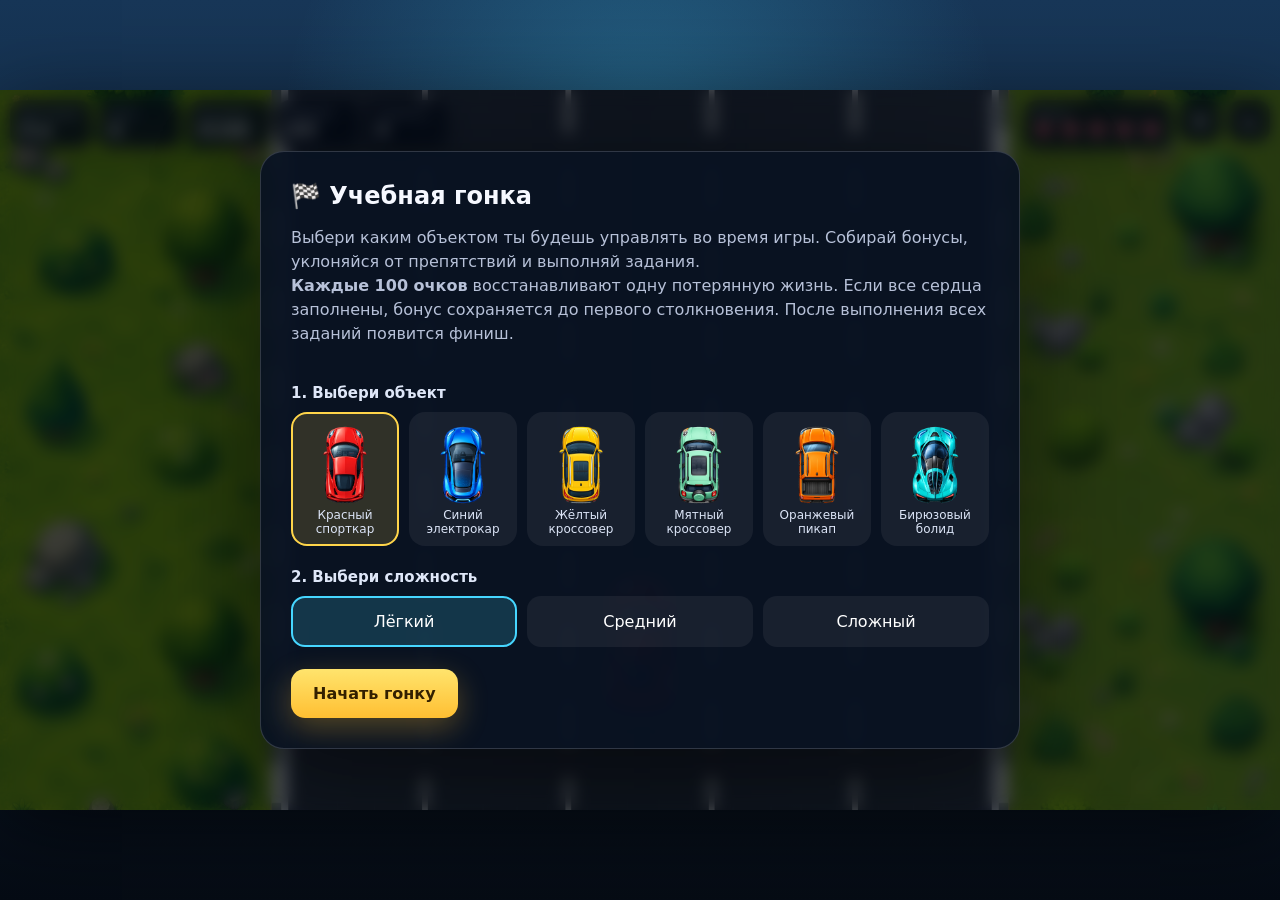
<file: game.html>
<!doctype html>
<!-- Educational Race v34.18 — multiple-answer questions -->
<html lang="ru">
<head>
  <meta charset="utf-8" />
  <meta name="viewport" content="width=device-width,initial-scale=1,viewport-fit=cover,user-scalable=no" />
  <title>Учебная гонка</title>
  <link rel="preconnect" href="https://shkatulka-games-default-rtdb.firebaseio.com" crossorigin />
  <link rel="dns-prefetch" href="//shkatulka-games-default-rtdb.firebaseio.com" />
  <style>
    :root {
      color-scheme: dark;
      --panel: rgba(9, 19, 35, .93);
      --panel-soft: rgba(14, 28, 47, .88);
      --hud-bg: rgba(6, 15, 28, .84);
      --overlay-bg: rgba(3, 8, 15, .60);
      --selected-bg: rgba(255, 213, 74, .16);
      --app-top: #10243f;
      --app-bottom: #050b14;
      --button-top: #ffe46d;
      --button-bottom: #ffbf32;
      --button-text: #332000;
      --accent-shadow: rgba(255,188,45,.30);
      --line: rgba(255,255,255,.15);
      --accent: #ffd54a;
      --accent-2: #46d6ff;
      --success: #5ce18a;
      --danger: #ff5d6c;
      --text: #f6f8ff;
      --muted: #b7c1d8;
      --quiz-neon: #46d6ff;
      --question-plate: #101b31;
      --quiz-panel-bg: rgba(6, 10, 18, .97);
    }

    * { box-sizing: border-box; }
    html, body {
      margin: 0;
      width: 100%;
      height: 100%;
      overflow: hidden;
      background: #07101e;
      font-family: Inter, system-ui, -apple-system, BlinkMacSystemFont, "Segoe UI", sans-serif;
    }
    button, input, textarea, select { font: inherit; }
    button { -webkit-tap-highlight-color: transparent; }

    #app {
      width: 100vw;
      height: 100vh;
      display: grid;
      place-items: center;
      background:
        radial-gradient(circle at 50% 15%, color-mix(in srgb, var(--accent-2) 28%, transparent), transparent 36%),
        linear-gradient(180deg, var(--app-top), var(--app-bottom));
    }

    #stage {
      position: relative;
      overflow: hidden;
      width: min(100vw, calc(100vh * 16 / 9));
      height: min(100vh, calc(100vw * 9 / 16));
      background: #222c38;
      box-shadow: 0 20px 80px rgba(0,0,0,.55);
      isolation: isolate;
      touch-action: none;
    }

    @media (orientation: portrait) {
      #stage { width: 100vw; height: 100vh; }
    }

    canvas {
      position: absolute;
      inset: 0;
      width: 100%;
      height: 100%;
      display: block;
    }

    .hud {
      position: absolute;
      z-index: 15;
      top: max(10px, env(safe-area-inset-top));
      left: 10px;
      right: 10px;
      display: flex;
      align-items: flex-start;
      justify-content: space-between;
      gap: 8px;
      pointer-events: none;
    }

    .hud-group {
      display: flex;
      gap: 7px;
      flex-wrap: wrap;
      align-items: flex-start;
    }

    .pill {
      min-width: 82px;
      padding: 7px 10px;
      border: 1px solid var(--line);
      border-radius: 13px;
      background: var(--hud-bg);
      backdrop-filter: blur(10px);
      box-shadow: 0 8px 24px rgba(0,0,0,.22);
    }

    .pill small {
      display: block;
      color: var(--muted);
      font-size: 10px;
      line-height: 1.1;
    }

    .pill strong {
      display: block;
      color: white;
      font-size: 16px;
      margin-top: 2px;
      white-space: nowrap;
    }

    .lives-pill { min-width: 144px; }
    #livesValue {
      color: #ff6680;
      letter-spacing: 1px;
      font-size: 20px;
      line-height: 1;
    }

    .icon-btn {
      pointer-events: auto;
      width: 42px;
      height: 42px;
      border: 1px solid var(--line);
      border-radius: 13px;
      color: white;
      background: var(--hud-bg);
      cursor: pointer;
      font-size: 20px;
    }

    .icon-btn:hover { background: rgba(20, 42, 70, .95); }

    .overlay {
      position: absolute;
      z-index: 30;
      inset: 0;
      display: grid;
      place-items: center;
      padding: 18px;
      background: var(--overlay-bg);
      backdrop-filter: blur(8px);
    }

    .overlay.hidden { display: none; }

    .panel {
      width: min(760px, 100%);
      max-height: calc(100vh - 36px);
      overflow: auto;
      padding: clamp(18px, 3vw, 30px);
      border: 1px solid rgba(255,255,255,.16);
      border-radius: 24px;
      background: var(--panel);
      color: var(--text);
      box-shadow: 0 30px 100px rgba(0,0,0,.5);
    }

    .panel h1, .panel h2 { margin: 0 0 10px; }
    .panel p { color: var(--muted); line-height: 1.5; }
    .menu-grid { display: grid; gap: 22px; }
    .section-title { margin: 0 0 10px; font-size: 15px; color: #dfe7f8; }

    .car-grid {
      display: grid;
      grid-template-columns: repeat(6, minmax(80px, 1fr));
      gap: 10px;
    }

    @media (max-width: 740px) {
      .car-grid { grid-template-columns: repeat(3, 1fr); }
      .pill { min-width: 72px; padding: 6px 8px; }
      .pill strong { font-size: 14px; }
      .lives-pill { min-width: 125px; }
    }

    .car-card {
      position: relative;
      border: 2px solid transparent;
      border-radius: 16px;
      background: rgba(255,255,255,.06);
      min-height: 126px;
      padding: 8px;
      color: white;
      cursor: pointer;
      transition: transform .15s ease, border-color .15s ease, background .15s ease;
    }

    .car-card.selected {
      border-color: var(--accent);
      background: var(--selected-bg);
    }

    .car-card:hover {
      transform: translateY(-2px);
      background: rgba(255,255,255,.1);
    }

    .car-card img {
      width: 100%;
      height: 86px;
      object-fit: contain;
      display: block;
    }

    .car-card span {
      display: block;
      font-size: 12px;
      text-align: center;
      color: #dce5f7;
    }

    .difficulty-row {
      display: grid;
      grid-template-columns: repeat(3, 1fr);
      gap: 10px;
    }

    .difficulty-btn {
      padding: 14px 10px;
      border: 2px solid transparent;
      border-radius: 14px;
      background: rgba(255,255,255,.06);
      color: white;
      cursor: pointer;
    }

    .difficulty-btn.selected {
      border-color: var(--accent-2);
      background: color-mix(in srgb, var(--accent-2) 18%, transparent);
    }

    .difficulty-btn small {
      display: block;
      margin-top: 4px;
      color: var(--muted);
    }

    .primary-btn, .secondary-btn, .answer-btn {
      border: 0;
      border-radius: 14px;
      cursor: pointer;
      font-weight: 800;
    }

    .primary-btn {
      padding: 15px 22px;
      background: linear-gradient(180deg, var(--button-top), var(--button-bottom));
      color: var(--button-text);
      box-shadow: 0 10px 30px var(--accent-shadow);
    }

    .primary-btn:hover { filter: brightness(1.05); }

    .secondary-btn {
      padding: 13px 18px;
      background: var(--panel-soft);
      color: white;
      border: 1px solid var(--line);
    }

    .menu-actions {
      display: flex;
      gap: 10px;
      flex-wrap: wrap;
    }

    #countdown {
      position: absolute;
      z-index: 22;
      inset: 0;
      display: none;
      place-items: center;
      pointer-events: none;
      font-size: clamp(80px, 20vw, 220px);
      font-weight: 1000;
      color: white;
      text-shadow: 0 8px 40px rgba(0,0,0,.55), 0 0 20px rgba(255,214,74,.35);
    }

    #countdown.show { display: grid; }

    #toast {
      position: absolute;
      z-index: 45;
      left: 50%;
      top: 92px;
      transform: translate(-50%, -12px);
      padding: 9px 16px;
      border-radius: 999px;
      background: var(--panel-soft);
      border: 1px solid rgba(255,255,255,.18);
      color: white;
      font-weight: 900;
      opacity: 0;
      pointer-events: none;
      transition: .2s ease;
      white-space: nowrap;
    }

    #toast.show {
      opacity: 1;
      transform: translate(-50%, 0);
    }

    #quizOverlay {
      overflow: hidden;
      background:
        radial-gradient(circle at 50% 50%, color-mix(in srgb, var(--quiz-neon) 12%, transparent), transparent 28%),
        radial-gradient(circle at 50% 50%, rgba(126, 92, 255, .12), transparent 52%),
        linear-gradient(180deg, rgba(8, 14, 28, .68), rgba(3, 8, 15, .84));
      backdrop-filter: blur(14px) saturate(120%);
    }

    #quizOverlay::before,
    #quizOverlay::after {
      content: "";
      position: absolute;
      inset: 0;
      pointer-events: none;
    }

    #quizOverlay::before {
      background:
        radial-gradient(circle at 50% 50%, color-mix(in srgb, var(--quiz-neon) 18%, transparent), transparent 20%),
        radial-gradient(circle at 18% 20%, rgba(255,255,255,.08), transparent 16%),
        radial-gradient(circle at 82% 78%, rgba(255,255,255,.06), transparent 18%),
        radial-gradient(circle at 50% 50%, transparent 0 38%, rgba(8, 14, 28, .14) 60%, transparent 100%);
      opacity: .95;
    }

    #quizOverlay::after {
      background: radial-gradient(circle at 50% 50%, transparent 28%, rgba(4,7,14,.24) 60%, rgba(2,5,10,.68) 100%);
    }

    .quiz-workspace {
      position: relative;
      z-index: 1;
      width: min(1180px, 100%);
      max-height: calc(100vh - 36px);
      display: flex;
      align-items: stretch;
      justify-content: center;
      gap: 14px;
    }

    #quizPanel {
      position: relative;
      width: min(620px, 100%);
      flex: 0 1 620px;
      border: 2px solid rgba(255,255,255,.16);
      background:
        linear-gradient(180deg, rgba(12, 20, 35, .96), rgba(6, 12, 22, .98)),
        radial-gradient(circle at 50% 0, rgba(255,255,255,.06), transparent 42%),
        var(--quiz-panel-bg);
      box-shadow: 0 26px 90px rgba(0,0,0,.56);
      backdrop-filter: blur(14px) saturate(118%);
      transition: border-color .2s ease, box-shadow .2s ease, transform .2s ease;
      isolation: isolate;
    }

    #quizPanel::before {
      content: "";
      position: absolute;
      inset: 12px;
      border-radius: 18px;
      pointer-events: none;
      background: linear-gradient(180deg, rgba(255,255,255,.06), rgba(255,255,255,0));
      opacity: .7;
      z-index: -1;
    }

    #quizPanel.quiz-neon {
      border-color: color-mix(in srgb, var(--quiz-neon) 78%, white 8%);
      box-shadow:
        0 0 0 1px color-mix(in srgb, var(--quiz-neon) 34%, transparent),
        0 0 22px color-mix(in srgb, var(--quiz-neon) 36%, transparent),
        0 0 58px color-mix(in srgb, var(--quiz-neon) 16%, transparent),
        0 30px 95px rgba(0,0,0,.62);
    }

    .quiz-top-row {
      display: flex;
      align-items: center;
      justify-content: space-between;
      gap: 12px;
    }

    .scratch-toggle {
      width: 46px;
      height: 46px;
      flex: 0 0 auto;
      border: 2px solid var(--accent);
      border-radius: 14px;
      background: var(--panel-soft);
      color: white;
      cursor: pointer;
      font-size: 22px;
      box-shadow: 0 6px 18px rgba(0,0,0,.25);
    }

    .scratch-toggle.active {
      background: var(--accent);
      color: #201700;
    }

    .scratch-panel {
      display: none;
      width: min(470px, 43vw);
      min-width: 310px;
      min-height: 430px;
      overflow: hidden;
      border-radius: 22px;
      border: 3px solid var(--accent-2);
      background: #ffffff;
      color: #1e293b;
      box-shadow: 0 30px 100px rgba(0,0,0,.5);
      flex-direction: column;
    }

    .scratch-panel.open { display: flex; }

    .scratch-head {
      display: flex;
      align-items: center;
      justify-content: space-between;
      gap: 8px;
      padding: 10px 12px;
      background: #f4f7fb;
      border-bottom: 1px solid #d7deea;
      flex-wrap: wrap;
    }

    .scratch-title { font-weight: 950; font-size: 17px; }
    .scratch-controls { display: flex; align-items: center; gap: 7px; flex-wrap: wrap; }
    .scratch-controls label { display: flex; align-items: center; gap: 5px; font-size: 11px; font-weight: 800; color: #475569; }
    .scratch-controls input[type="color"] { width: 34px; height: 30px; padding: 2px; border: 1px solid #bac5d4; border-radius: 8px; background: white; }
    .scratch-controls input[type="range"] { width: 72px; }
    .scratch-tool {
      min-width: 34px;
      height: 32px;
      border: 1px solid #bac5d4;
      border-radius: 9px;
      background: white;
      color: #1f2937;
      cursor: pointer;
      font-weight: 900;
    }
    .scratch-tool.active { background: #dbeafe; border-color: #3b82f6; }
    .scratch-close { background: #fee2e2; border-color: #fca5a5; }

    .scratch-body {
      position: relative;
      flex: 1;
      min-height: 340px;
      overflow: hidden;
      background-color: #fff;
      background-image:
        linear-gradient(#dbe4ef 1px, transparent 1px),
        linear-gradient(90deg, #dbe4ef 1px, transparent 1px);
      background-size: 28px 28px;
      cursor: crosshair;
      touch-action: none;
    }

    #scratchCanvas {
      position: absolute;
      inset: 0;
      width: 100%;
      height: 100%;
      display: block;
      touch-action: none;
    }

    @media (max-width: 860px), (orientation: portrait) {
      #quizOverlay { overflow-y: auto; align-items: start; }
      .quiz-workspace { flex-direction: column; max-height: none; align-items: center; }
      #quizPanel { flex-basis: auto; }
      .scratch-panel { width: min(620px, 100%); min-width: 0; min-height: 360px; }
      .scratch-body { min-height: 280px; }
    }

    #quizQuestion {
      font-size: clamp(25px, 5vw, 42px);
      line-height: 1.2;
      margin: 18px 0;
      padding: 16px 18px;
      border-radius: 16px;
      background: var(--question-plate);
      border: 1px solid rgba(255,255,255,.16);
      box-shadow: inset 0 1px 0 rgba(255,255,255,.07), 0 10px 28px rgba(0,0,0,.22);
      overflow-wrap: anywhere;
    }
    #quizMedia { text-align:center; margin: 8px 0 14px; }
    #quizMedia img { display:block; max-width:min(420px, 92%); max-height:230px; object-fit:contain; margin:0 auto 10px; border-radius:16px; }
    #quizMedia audio { width:min(460px, 94%); }
    #answers { display: grid; gap: 10px; }

    .answer-btn {
      padding: 15px;
      text-align: left;
      background: rgba(255,255,255,.08);
      color: white;
      border: 1px solid var(--line);
    }

    .answer-btn:hover { background: rgba(255,255,255,.14); }

    .answer-btn.selected {
      border-color: var(--accent-2);
      background: color-mix(in srgb, var(--accent-2) 22%, rgba(255,255,255,.08));
      box-shadow: 0 0 0 2px color-mix(in srgb, var(--accent-2) 18%, transparent) inset;
    }

    #multiAnswerWrap {
      display: none;
      align-items: center;
      justify-content: space-between;
      gap: 10px;
      margin-top: 12px;
      flex-wrap: wrap;
    }

    #multiAnswerHint {
      flex: 1 1 260px;
      color: var(--muted);
      font-size: 13px;
      line-height: 1.35;
    }

    #multiAnswerButton { flex: 0 0 auto; }

    .answer-btn.wrong {
      animation: shake .28s linear;
      border-color: var(--danger);
      background: rgba(255,93,108,.16);
    }

    #quizMessage { min-height: 26px; margin-top: 10px; color: var(--muted); }
    #quizMessage.ok { color: var(--success); }
    #quizMessage.bad { color: #ff9aa4; }

    @keyframes shake {
      25% { transform: translateX(-6px); }
      50% { transform: translateX(6px); }
      75% { transform: translateX(-4px); }
    }

    .touch-controls {
      position: absolute;
      z-index: 18;
      left: 14px;
      right: 14px;
      bottom: max(14px, env(safe-area-inset-bottom));
      display: none;
      justify-content: space-between;
      pointer-events: none;
    }

    .touch-controls button {
      pointer-events: auto;
      width: 78px;
      height: 64px;
      border: 1px solid rgba(255,255,255,.22);
      border-radius: 20px;
      background: rgba(8,19,34,.68);
      color: white;
      font-size: 30px;
      backdrop-filter: blur(8px);
    }

    @media (pointer: coarse), (max-width: 900px) {
      .touch-controls { display: flex; }
    }

    .editor-grid {
      display: grid;
      grid-template-columns: 1fr 1fr;
      gap: 14px;
    }

    @media (max-width: 720px) {
      .editor-grid { grid-template-columns: 1fr; }
    }

    label { color: #d9e4f7; font-size: 13px; }

    input, select, textarea {
      width: 100%;
      margin-top: 6px;
      color: white;
      background: rgba(255,255,255,.07);
      border: 1px solid var(--line);
      border-radius: 12px;
      padding: 10px 12px;
      outline: none;
    }

    textarea {
      min-height: 290px;
      resize: vertical;
      font-family: ui-monospace, SFMono-Regular, Menlo, Consolas, monospace;
      font-size: 12px;
      line-height: 1.5;
    }

    .editor-actions {
      display: flex;
      gap: 10px;
      margin-top: 14px;
      flex-wrap: wrap;
    }

    .hint { font-size: 12px; color: var(--muted); }

    .result-panel {
      max-width: 470px;
      text-align: center;
    }

    .result-icon {
      font-size: 62px;
      line-height: 1;
      margin-bottom: 12px;
    }

    .result-score {
      display: grid;
      grid-template-columns: repeat(3, 1fr);
      gap: 8px;
      margin: 18px 0;
    }

    .result-score div {
      padding: 12px 8px;
      border: 1px solid var(--line);
      border-radius: 14px;
      background: rgba(255,255,255,.06);
    }

    .result-score small { display: block; color: var(--muted); }
    .result-score strong { display: block; margin-top: 4px; font-size: 20px; }

    #loading {
      position: absolute;
      z-index: 100;
      inset: 0;
      display: grid;
      place-items: center;
      background: #07101e;
      color: white;
      text-align: center;
    }

    .spinner {
      width: 44px;
      height: 44px;
      border: 4px solid rgba(255,255,255,.15);
      border-top-color: var(--accent);
      border-radius: 50%;
      animation: spin .8s linear infinite;
    }

    @keyframes spin { to { transform: rotate(360deg); } }
  </style>
</head>
<body>
<div id="app">
  <main id="stage" aria-label="Учебная гоночная игра">
    <canvas id="gameCanvas"></canvas>

    <div class="hud" id="hud">
      <div class="hud-group">
        <div class="pill"><small>Дистанция</small><strong id="distanceValue">0 м</strong></div>
        <div class="pill"><small>Очки</small><strong id="scoreValue">0</strong></div>
        <div class="pill"><small>До жизни</small><strong id="lifeProgressValue">0/100</strong></div>
        <div class="pill"><small>Задания</small><strong id="tasksValue">0/0</strong></div>
        <div class="pill"><small>Скорость</small><strong id="speedValue">0</strong></div>
      </div>
      <div class="hud-group">
        <div class="pill lives-pill"><small>Жизни</small><strong id="livesValue">♥ ♥ ♥ ♥ ♥</strong></div>
        <button class="icon-btn" id="pauseButton" type="button" title="Пауза" aria-label="Пауза">⏸</button>
        <button class="icon-btn" id="homeButton" type="button" title="В меню" aria-label="В меню">⌂</button>
      </div>
    </div>

    <div id="toast"></div>
    <div id="countdown">3</div>

    <div class="touch-controls">
      <button id="leftButton" aria-label="Влево">◀</button>
      <button id="rightButton" aria-label="Вправо">▶</button>
    </div>

    <section class="overlay" id="menuOverlay">
      <div class="panel">
        <div class="menu-grid">
          <div>
            <h1 id="gameTitle">🏁 Учебная гонка</h1>
            <p id="gameInstruction">Выбери каким объектом ты будешь управлять во время игры. Собирай бонусы, уклоняйся от препятствий и выполняй задания. Каждые <b><span id="lifeRulePoints">100</span> очков</b> восстанавливают одну потерянную жизнь. Если все сердца заполнены, бонус сохраняется до первого столкновения. После выполнения всех заданий появится финиш.</p>
          </div>

          <div>
            <h3 class="section-title">1. Выбери объект</h3>
            <div class="car-grid" id="carGrid"></div>
          </div>

          <div id="difficultySection">
            <h3 class="section-title">2. Выбери сложность</h3>
            <div class="difficulty-row" id="difficultyRow">
              <button class="difficulty-btn selected" data-level="easy">Лёгкий</button>
              <button class="difficulty-btn" data-level="medium">Средний</button>
              <button class="difficulty-btn" data-level="hard">Сложный</button>
            </div>
          </div>

          <div class="menu-actions">
            <button class="primary-btn" id="startButton">Начать гонку</button>
          </div>
        </div>
      </div>
    </section>

    <section class="overlay hidden" id="quizOverlay">
      <div class="quiz-workspace" id="quizWorkspace">
        <div class="panel" id="quizPanel">
          <div class="quiz-top-row">
            <div class="hint" id="quizLevel">Задание</div>
            <button class="scratch-toggle" id="scratchToggle" type="button" title="Открыть черновик">✏️</button>
          </div>
          <h2 id="quizQuestion">Вопрос</h2>
          <div id="quizMedia"></div>
          <div id="answers"></div>
          <div id="textAnswerWrap" class="hidden" style="display:none;gap:10px;grid-template-columns:1fr auto;margin-top:10px">
            <input id="textAnswerInput" type="text" autocomplete="off" placeholder="Введите ответ" />
            <button class="primary-btn" id="textAnswerButton" type="button">Ответить</button>
          </div>
          <div id="multiAnswerWrap">
            <div id="multiAnswerHint">Выбери несколько ответов и нажми «Ответить».</div>
            <button class="primary-btn" id="multiAnswerButton" type="button">Ответить</button>
          </div>
          <div id="quizMessage"></div>
        </div>

        <aside class="scratch-panel" id="scratchPanel" aria-hidden="true">
          <div class="scratch-head">
            <div class="scratch-title">✏️ Черновик</div>
            <div class="scratch-controls">
              <label title="Цвет линии">Цвет <input id="scratchColor" type="color" value="#172554" /></label>
              <label title="Толщина линии">Толщина <input id="scratchSize" type="range" min="2" max="24" value="5" /></label>
              <button class="scratch-tool" id="scratchEraser" type="button" title="Ластик">Ластик</button>
              <button class="scratch-tool" id="scratchClear" type="button" title="Очистить черновик">Очистить</button>
              <button class="scratch-tool scratch-close" id="scratchClose" type="button" title="Закрыть черновик">✕</button>
            </div>
          </div>
          <div class="scratch-body" id="scratchBody"><canvas id="scratchCanvas"></canvas></div>
        </aside>
      </div>
    </section>

    <section class="overlay hidden" id="pauseOverlay">
      <div class="panel result-panel">
        <h2>Пауза</h2>
        <p>Гонка остановлена.</p>
        <button class="primary-btn" id="resumeButton">Продолжить</button>
      </div>
    </section>

    <section class="overlay hidden" id="winOverlay">
      <div class="panel result-panel">
        <div class="result-icon">🏆</div>
        <h2>Финиш!</h2>
        <p>Все задания выполнены. Гонка завершена.</p>
        <div class="result-score">
          <div><small>Очки</small><strong id="winScore">0</strong></div>
          <div><small>Дистанция</small><strong id="winDistance">0 м</strong></div>
          <div><small>Жизни</small><strong id="winLives">0</strong></div>
        </div>
        <div class="menu-actions" style="justify-content:center">
          <button class="primary-btn" id="winRestartButton">Ещё раз</button>
          <button class="secondary-btn" id="winHomeButton">В меню</button>
        </div>
      </div>
    </section>

    <section class="overlay hidden" id="gameOverOverlay">
      <div class="panel result-panel">
        <div class="result-icon">💥</div>
        <h2>Жизни закончились</h2>
        <p>До финиша добраться не удалось. Начни гонку заново.</p>
        <div class="result-score">
          <div><small>Очки</small><strong id="loseScore">0</strong></div>
          <div><small>Задания</small><strong id="loseTasks">0/0</strong></div>
          <div><small>Дистанция</small><strong id="loseDistance">0 м</strong></div>
        </div>
        <div class="menu-actions" style="justify-content:center">
          <button class="primary-btn" id="loseRestartButton">Начать сначала</button>
          <button class="secondary-btn" id="loseHomeButton">В меню</button>
        </div>
      </div>
    </section>


    <div id="loading"><div><div class="spinner" aria-label="Загрузка"></div><div style="margin-top:14px;font-weight:800;color:#dce5f7">Загрузка игры…</div></div></div>
  </main>
</div>

<script>
(async () => {
  'use strict';

  // При скачивании HTML редактор заменяет null на встроенные настройки.
  const EMBEDDED_CONFIG = null;

  function decodeGameConfig(value) {
    if (!value) return null;
    try {
      const normalized = value.replace(/-/g, '+').replace(/_/g, '/');
      const padded = normalized + '='.repeat((4 - normalized.length % 4) % 4);
      const bytes = Uint8Array.from(atob(padded), char => char.charCodeAt(0));
      return JSON.parse(new TextDecoder().decode(bytes));
    } catch (error) {
      console.warn('Не удалось прочитать настройки игры', error);
      return null;
    }
  }

  const FIREBASE_DATABASE_URL = 'https://shkatulka-games-default-rtdb.firebaseio.com';
  const FIREBASE_CONFIG = {
    apiKey: 'AIzaSyCgdd6XECishFQr8at6csp-pVeLsruDfK4',
    authDomain: 'shkatulka-games.firebaseapp.com',
    databaseURL: FIREBASE_DATABASE_URL,
    projectId: 'shkatulka-games',
    storageBucket: 'shkatulka-games.firebasestorage.app',
    messagingSenderId: '1090190974514',
    appId: '1:1090190974514:web:b4e017ec633d6c9057262b'
  };
  const SHARED_MEDIA_PREFIX = '@shared:';
  const IS_EMBEDDED = window.self !== window.top;
  const FIREBASE_APP_SDK_URL = 'https://www.gstatic.com/firebasejs/10.11.1/firebase-app-compat.js';
  const FIREBASE_DATABASE_SDK_URL = 'https://www.gstatic.com/firebasejs/10.11.1/firebase-database-compat.js';
  let firebaseDb = null;
  let firebaseSdkPromise = null;

  function loadExternalScript(src, id, timeoutMs = 8000) {
    return new Promise((resolve, reject) => {
      const existing = document.getElementById(id);
      if (existing?.dataset?.raceLoaded === '1') {
        resolve();
        return;
      }

      const script = existing || document.createElement('script');
      let settled = false;
      const finish = (callback, value) => {
        if (settled) return;
        settled = true;
        clearTimeout(timer);
        callback(value);
      };
      const timer = setTimeout(() => finish(reject, new Error('Не удалось загрузить Firebase SDK')), timeoutMs);

      script.addEventListener('load', () => {
        script.dataset.raceLoaded = '1';
        finish(resolve);
      }, { once: true });
      script.addEventListener('error', () => finish(reject, new Error('Не удалось загрузить Firebase SDK')), { once: true });

      if (!existing) {
        script.id = id;
        script.async = true;
        script.src = src;
        document.head.appendChild(script);
      }
    });
  }

  function initializeFirebaseDb() {
    if (firebaseDb) return firebaseDb;
    if (!window.firebase?.initializeApp || !window.firebase?.database) {
      throw new Error('Firebase SDK недоступен');
    }
    if (!window.firebase.apps?.length) window.firebase.initializeApp(FIREBASE_CONFIG);
    if (IS_EMBEDDED && window.firebase.database?.INTERNAL?.forceLongPolling) {
      window.firebase.database.INTERNAL.forceLongPolling();
    }
    firebaseDb = window.firebase.database();
    return firebaseDb;
  }

  async function ensureFirebaseDb() {
    if (firebaseDb) return firebaseDb;
    if (!firebaseSdkPromise) {
      firebaseSdkPromise = (async () => {
        if (!window.firebase?.initializeApp) {
          await loadExternalScript(FIREBASE_APP_SDK_URL, 'race-firebase-app-sdk');
        }
        if (!window.firebase?.database) {
          await loadExternalScript(FIREBASE_DATABASE_SDK_URL, 'race-firebase-database-sdk');
        }
        return initializeFirebaseDb();
      })();
    }
    try {
      return await firebaseSdkPromise;
    } catch (error) {
      firebaseSdkPromise = null;
      throw error;
    }
  }

  function getNestedValue(source, path) {
    return String(path || '').split('/').filter(Boolean).reduce((value, key) => {
      return value && typeof value === 'object' ? value[key] : undefined;
    }, source);
  }

  function sharedMediaHash(value) {
    if (typeof value !== 'string' || !value.startsWith(SHARED_MEDIA_PREFIX)) return '';
    const hash = value.slice(SHARED_MEDIA_PREFIX.length).trim().toLowerCase();
    return /^[a-f0-9]{64}$/.test(hash) ? hash : '';
  }

  function collectSharedMediaHashes(value, result = new Set()) {
    if (typeof value === 'string') {
      const hash = sharedMediaHash(value);
      if (hash) result.add(hash);
      return result;
    }
    if (Array.isArray(value)) {
      value.forEach(item => collectSharedMediaHashes(item, result));
      return result;
    }
    if (value && typeof value === 'object') {
      Object.values(value).forEach(item => collectSharedMediaHashes(item, result));
    }
    return result;
  }

  async function loadSharedMedia(config, explicitRefs) {
    const hashes = collectSharedMediaHashes(config);
    if (explicitRefs && typeof explicitRefs === 'object') {
      Object.keys(explicitRefs).forEach(hash => {
        if (/^[a-f0-9]{64}$/.test(hash)) hashes.add(hash);
      });
    }
    const entries = await Promise.all([...hashes].map(async hash => {
      const node = await readFirebasePath(`raceMedia/${hash}`);
      if (!node || typeof node.data !== 'string' || !/^data:(?:image|audio)\//i.test(node.data)) {
        throw new Error('Не удалось загрузить один из медиафайлов игры');
      }
      return [hash, node.data];
    }));
    return Object.fromEntries(entries);
  }

  function resolveMediaValue(value, media, sharedMedia) {
    const hash = sharedMediaHash(value);
    if (hash) return sharedMedia[hash] || '';
    if (typeof value !== 'string' || !value.startsWith('@media:')) return value || '';
    const resolved = getNestedValue(media, value.slice(7));
    return typeof resolved === 'string' ? resolved : '';
  }

  async function hydrateServerConfig(node) {
    const source = node && typeof node === 'object' ? node : {};
    const media = source.media && typeof source.media === 'object' ? source.media : {};
    const config = structuredClone(source.config && typeof source.config === 'object' ? source.config : {});
    const sharedMedia = await loadSharedMedia(config, source.mediaRefs);

    config.customEnvironment = resolveMediaValue(config.customEnvironment, media, sharedMedia);
    config.customTrack = resolveMediaValue(config.customTrack, media, sharedMedia);
    config.bonusImage = resolveMediaValue(config.bonusImage, media, sharedMedia);
    config.customPlayers = Array.isArray(config.customPlayers)
      ? config.customPlayers.map(item => ({ ...item, src: resolveMediaValue(item?.src, media, sharedMedia) }))
      : [];
    config.customTraffic = Array.isArray(config.customTraffic)
      ? config.customTraffic.map(item => ({ ...item, src: resolveMediaValue(item?.src, media, sharedMedia) }))
      : [];
    config.tasks = Array.isArray(config.tasks)
      ? config.tasks.map(task => ({
          ...task,
          image: resolveMediaValue(task?.image, media, sharedMedia),
          audio: resolveMediaValue(task?.audio, media, sharedMedia)
        }))
      : [];

    return config;
  }

  async function fetchJsonWithTimeout(url, timeoutMs = 10000, cacheMode = 'no-store') {
    const controller = new AbortController();
    const timer = setTimeout(() => controller.abort(), timeoutMs);
    try {
      const usePersistentCache = cacheMode === 'force-cache' && 'caches' in window;
      if (usePersistentCache) {
        try {
          const cache = await caches.open('race-media-v1');
          const cached = await cache.match(url);
          if (cached) return await cached.json();

          const response = await fetch(url, { signal: controller.signal, cache: 'no-store', credentials: 'omit' });
          if (!response.ok) throw new Error(`Сервер вернул ошибку ${response.status}`);
          cache.put(url, response.clone()).catch(() => {});
          return await response.json();
        } catch (error) {
          if (error?.name === 'AbortError') throw error;
          console.warn('Кэш медиа недоступен, загружаю напрямую', error);
        }
      }

      const response = await fetch(url, { signal: controller.signal, cache: cacheMode, credentials: 'omit' });
      if (!response.ok) throw new Error(`Сервер вернул ошибку ${response.status}`);
      return await response.json();
    } finally {
      clearTimeout(timer);
    }
  }

  async function sdkValueWithTimeout(path, timeoutMs = 7000) {
    const db = await ensureFirebaseDb();
    return await new Promise((resolve, reject) => {
      const timer = setTimeout(() => reject(new Error('Firebase SDK: превышено время ожидания')), timeoutMs);
      db.ref(path).once('value').then(snapshot => {
        clearTimeout(timer);
        resolve(snapshot.exists() ? snapshot.val() : null);
      }).catch(error => {
        clearTimeout(timer);
        reject(error);
      });
    });
  }

  async function readFirebasePath(path) {
    const cleanPath = String(path || '').replace(/^\/+|\/+$/g, '');
    const restUrl = `${FIREBASE_DATABASE_URL}/${cleanPath}.json`;
    const immutableMedia = cleanPath.startsWith('raceMedia/');

    // REST обычно быстрее внутри iframe Genially. Firebase SDK загружается
    // только как резервный вариант, поэтому не тормозит обычный запуск игры.
    const readers = [
      () => fetchJsonWithTimeout(restUrl, immutableMedia ? 12000 : 8000, immutableMedia ? 'force-cache' : 'no-store'),
      () => sdkValueWithTimeout(cleanPath, 7000)
    ];

    let lastError = null;
    for (const read of readers) {
      try {
        return await read();
      } catch (error) {
        lastError = error;
        console.warn('Способ загрузки Firebase не сработал, пробую резервный', error);
      }
    }
    throw lastError || new Error('Не удалось прочитать данные Firebase');
  }

  async function readGameConfig() {
    if (EMBEDDED_CONFIG && typeof EMBEDDED_CONFIG === 'object') return EMBEDDED_CONFIG;

    const hash = new URLSearchParams(location.hash.replace(/^#/, ''));
    const inlineConfig = decodeGameConfig(hash.get('config'));
    if (inlineConfig) return inlineConfig;

    const params = new URLSearchParams(location.search);
    const gameId = String(params.get('id') || '').trim();
    if (!gameId) return {};

    try {
      const safeId = gameId.replace(/[^a-zA-Z0-9_-]/g, '');
      if (!safeId) throw new Error('Некорректный ID игры');
      const node = await readFirebasePath(`raceGames/${safeId}`);
      if (!node || typeof node !== 'object' || !node.config) {
        throw new Error('Игра не найдена или была удалена');
      }
      return await hydrateServerConfig(node);
    } catch (error) {
      console.error('Не удалось загрузить игру с Firebase', error);
      return { __loadError: error?.message || 'Не удалось загрузить игру с сервера' };
    }
  }

  const GAME_CONFIG = await readGameConfig();

  const SUPPORTED_LANGUAGES = ['ru','en','zh','de','fr','ko'];
  const GAME_LANGUAGE = SUPPORTED_LANGUAGES.includes(GAME_CONFIG.language) ? GAME_CONFIG.language : 'ru';
  const GAME_I18N = {"en":{"Учебная гонка":"Educational Race","Учебная гонка — редактор":"Educational Race — Editor","Редактор учебной гонки":"Educational Race Editor","Все изменения сохранены":"All changes saved","Сохраняю…":"Saving…","Размер проекта: подсчёт…":"Project size: calculating…","↺ Сбросить всё":"↺ Reset all","☁️ Сохранить и скопировать":"☁️ Save and copy","⬇ Скачать HTML":"⬇ Download HTML","⚙ Игра":"⚙ Game","🎨 Оформление":"🎨 Design","❓ Вопросы":"❓ Questions","Основные настройки":"Main settings","Язык интерфейса":"Interface language","Название игры":"Game title","Основной текст правил":"Main rules text","Правило о новой жизни добавляется автоматически и показывает выбранное количество очков.":"The extra-life rule is added automatically and uses the selected number of points.","Количество жизней":"Number of lives","Очков за новую жизнь":"Points for an extra life","Очков за бонус":"Points per bonus","Обязательные столкновения":"Forced collisions","Включены":"Enabled","Выключены":"Disabled","Уровень и сложность движения":"Level and traffic difficulty","Кто выбирает уровень?":"Who chooses the level?","Ученик выбирает":"Student chooses","Перед стартом ребёнок увидит лёгкий, средний и сложный уровни.":"Before starting, the student can choose easy, medium, or hard.","Учитель задаёт":"Teacher sets it","Выбор уровня будет скрыт, игра сразу использует заданный режим.":"The level choice is hidden and the game uses the selected mode immediately.","Уровень, заданный учителем":"Level set by teacher","Лёгкий":"Easy","Средний":"Medium","Сложный":"Hard","Лёгкий: столкновение через, сек.":"Easy: collision after, sec.","Средний: через, сек.":"Medium: after, sec.","Сложный: столкновение через, сек.":"Hard: collision after, sec.","Общая скорость":"Overall speed","Вопросы не зависят от уровня.":"Questions do not depend on the level.","Уровень меняет только скорость, частоту транспорта и столкновений.":"The level only changes speed, traffic frequency, and collisions.","Стиль интерфейса":"Interface style","Здесь находится оформление игры.":"Game appearance settings are here.","Ниже можно выбрать цвет меню, окружение дороги, персонажей и изображение бонуса.":"Choose the menu color, roadside environment, characters, and bonus image below.","Окно с заданием":"Question window","Неоновая подсветка":"Neon glow","Подсвечивает рамку окна вопроса.":"Highlights the question window border.","Цвет неоновой подсветки":"Neon glow color","Изменение сразу видно в превью.":"Changes appear immediately in the preview.","Цвет плашки с текстом вопроса":"Question text panel color","Фон непосредственно под формулировкой задания.":"Background directly behind the question text.","Так будет выглядеть плашка вопроса":"This is how the question panel will look","Окружение трассы":"Road environment","Выбери, что находится по краям дороги.":"Choose what appears along the sides of the road.","Своя картинка не загружена":"No custom image uploaded","📁 Своя":"📁 Custom","Вертикальная картинка автоматически подгоняется по ширине и повторяется без разрывов.":"A vertical image is fitted to the width and repeated seamlessly.","Персонаж игрока":"Player character","Кем управляет ученик. Это может быть машина, человек, животное, робот, велосипед, ракета или любой другой герой.":"The character controlled by the student: a car, person, animal, robot, bicycle, rocket, or any other hero.","➕ Загрузить своего персонажа":"➕ Upload custom character","Участники движения":"Traffic participants","Кто будет двигаться по трассе и создавать препятствия. Этот набор настраивается отдельно от персонажа ученика.":"Objects that move on the road and create obstacles. This set is separate from the student’s character.","➕ Загрузить своего участника движения":"➕ Upload custom traffic object","Бонус для сбора":"Collectible bonus","Стандартная звезда":"Standard star","📁 Загрузить":"📁 Upload","Вернуть звезду":"Restore star","Вопросы":"Questions","Включить LaTeX":"Enable LaTeX","➕ Добавить":"➕ Add","📥 Импорт":"📥 Import","🧹 Очистить":"🧹 Clear","Меню и живое превью":"Menu and live preview","Все настройки, оформление и черновик вопроса обновляются автоматически":"Settings, design, and the question draft update automatically","Загрузка…":"Loading…","Превью готово":"Preview ready","Предпросмотр игры":"Game preview","Закрыть":"Close","Математическая шпаргалка":"Math helper","Дробь":"Fraction","корни кв. ур.":"quadratic roots","система":"system","Добавить вопрос":"Add question","Редактировать вопрос":"Edit question","Тип вопроса":"Question type","С выбором ответа":"Multiple choice","С вводом ответа":"Text answer","Вопрос":"Question","🧮 Математика":"🧮 Math","Введите вопрос":"Enter a question","Шрифт":"Font","Стандартный":"Default","Размер текста, px":"Text size, px","Варианты ответа — отметь правильный":"Answer choices — mark the correct one","Верные ответы":"Accepted answers","➕ Добавить вариант":"➕ Add option","Пояснение после правильного ответа":"Explanation after a correct answer","Медиа вопроса":"Question media","Нет картинки":"No image","🖼 Картинка":"🖼 Image","Нет аудио":"No audio","🎵 Аудио":"🎵 Audio","👁 Показать черновик":"👁 Show draft","💾 Сохранить вопрос":"💾 Save question","Импорт вопросов":"Import questions","Добавить вопросы":"Add questions","Как сохранить игру?":"How should the game be saved?","✨ Новая игра":"✨ New game","Создаст отдельный код. Ранее вставленные игры в Genially не изменятся.":"Creates a separate code. Games already inserted in Genially will not change.","🔄 Обновить текущую игру":"🔄 Update current game","Изменит последнюю игру, опубликованную из этого браузера. Ссылка в Genially останется прежней.":"Updates the latest game published from this browser. The Genially link stays the same.","Станет доступно после первой публикации новой игры.":"Available after publishing the first new game.","Код для Genially":"Code for Genially","Ссылка на игру":"Game link","Код iframe":"iframe code","📋 Скопировать код":"📋 Copy code","Пока нет вопросов. Добавь первый вопрос.":"No questions yet. Add the first one.","Ввод ответа":"Text answer","Выбор ответа":"Multiple choice","Перетащить":"Drag","Черновик в превью":"Draft in preview","Дублировать":"Duplicate","Редактировать":"Edit","Удалить":"Delete","Картинка загружена":"Image uploaded","Аудио загружено":"Audio uploaded","Своя тема загружена":"Custom environment uploaded","Свой бонус загружен":"Custom bonus uploaded","Классический":"Classic","Синий":"Blue","Зелёный":"Green","Фиолетовый":"Purple","Оранжевый":"Orange","Зелёный парк":"Green park","Пустыня":"Desert","Город":"City","Зима":"Winter","Осенний лес":"Autumn forest","Побережье":"Coast","Красный спорткар":"Red sports car","Синий электрокар":"Blue electric car","Жёлтый кроссовер":"Yellow crossover","Мятный кроссовер":"Mint crossover","Оранжевый пикап":"Orange pickup","Бирюзовый болид":"Turquoise racer","Такси":"Taxi","Полиция":"Police","Скорая":"Ambulance","Пожарная":"Fire truck","Автобус":"Bus","Учебная гоночная игра":"Educational racing game","Дистанция":"Distance","Очки":"Score","До жизни":"To next life","Задания":"Tasks","Скорость":"Speed","Жизни":"Lives","Пауза":"Pause","В меню":"Menu","Влево":"Left","Вправо":"Right","2. Выбери сложность":"2. Choose difficulty","Начать гонку":"Start race","Задание":"Task","Открыть черновик":"Open scratchpad","Введите ответ":"Enter answer","Ответить":"Answer","Черновик":"Scratchpad","Цвет":"Color","Толщина":"Width","Ластик":"Eraser","Очистить":"Clear","Закрыть черновик":"Close scratchpad","Гонка остановлена.":"The race is paused.","Продолжить":"Continue","Финиш!":"Finish!","Все задания выполнены. Гонка завершена.":"All tasks are complete. The race is over.","Ещё раз":"Play again","Жизни закончились":"No lives left","До финиша добраться не удалось. Начни гонку заново.":"You did not reach the finish. Start the race again.","Начать сначала":"Start over","Загрузка":"Loading","Рисовать":"Draw","Черновик вопроса — не сохранён":"Question draft — not saved","Реши задание, чтобы продолжить":"Solve the task to continue","Иллюстрация к вопросу":"Question illustration","Не удалось показать картинку":"Could not display the image","Пока неверно. Попробуй ещё раз.":"Not quite right. Try again.","Верно!":"Correct!","Ответ принят.":"Answer accepted.","Все задания выполнены — финиш впереди!":"All tasks are complete — the finish is ahead!","Бонус: +1 жизнь":"Bonus: +1 life","ФИНИШ":"FINISH","Сначала добавь вопросы":"Add questions first","Не удалось запустить игру":"Could not start the game","Вид трассы":"Track style","Выбери поверхность, по которой движется герой.":"Choose the surface the hero moves on.","Шоссе":"Highway","Космический коридор":"Space corridor","Морское течение":"Sea current","Волшебная тропа":"Magic path","Цифровой тоннель":"Digital tunnel","Лесная тропа":"Forest trail","Кровеносный сосуд":"Blood vessel","Встроенная трасса":"Built-in track","Своя трасса загружена":"Custom track uploaded","📁 Своя трасса":"📁 Custom track","Вернуть встроенную":"Restore built-in","Вертикальная картинка трассы подгоняется по ширине и повторяется сверху вниз. Лучше использовать бесшовный рисунок.":"The vertical track image is fitted to the width and repeated from top to bottom. A seamless image works best.","1. Выбери объект":"1. Choose an object"},"zh":{"Учебная гонка":"学习竞速","Учебная гонка — редактор":"学习竞速 — 编辑器","Редактор учебной гонки":"学习竞速编辑器","Все изменения сохранены":"所有更改已保存","Сохраняю…":"正在保存…","Размер проекта: подсчёт…":"项目大小：正在计算…","↺ Сбросить всё":"↺ 全部重置","☁️ Сохранить и скопировать":"☁️ 保存并复制","⬇ Скачать HTML":"⬇ 下载 HTML","⚙ Игра":"⚙ 游戏","🎨 Оформление":"🎨 外观","❓ Вопросы":"❓ 问题","Основные настройки":"基本设置","Язык интерфейса":"界面语言","Название игры":"游戏标题","Основной текст правил":"主要规则文字","Правило о новой жизни добавляется автоматически и показывает выбранное количество очков.":"额外生命规则会自动添加，并使用所选积分数。","Количество жизней":"生命数量","Очков за новую жизнь":"获得额外生命所需积分","Очков за бонус":"每个奖励的积分","Обязательные столкновения":"强制碰撞","Включены":"开启","Выключены":"关闭","Уровень и сложность движения":"关卡与交通难度","Кто выбирает уровень?":"由谁选择难度？","Ученик выбирает":"学生选择","Перед стартом ребёнок увидит лёгкий, средний и сложный уровни.":"开始前，学生可以选择简单、中等或困难。","Учитель задаёт":"教师设定","Выбор уровня будет скрыт, игра сразу использует заданный режим.":"难度选择将隐藏，游戏直接使用设定模式。","Уровень, заданный учителем":"教师设定的难度","Лёгкий":"简单","Средний":"中等","Сложный":"困难","Лёгкий: столкновение через, сек.":"简单：碰撞间隔（秒）","Средний: через, сек.":"中等：间隔（秒）","Сложный: столкновение через, сек.":"困难：碰撞间隔（秒）","Общая скорость":"整体速度","Вопросы не зависят от уровня.":"问题与难度无关。","Уровень меняет только скорость, частоту транспорта и столкновений.":"难度只会改变速度、车辆频率和碰撞频率。","Стиль интерфейса":"界面风格","Здесь находится оформление игры.":"这里设置游戏外观。","Ниже можно выбрать цвет меню, окружение дороги, персонажей и изображение бонуса.":"可在下方选择菜单颜色、道路环境、角色和奖励图片。","Окно с заданием":"问题窗口","Неоновая подсветка":"霓虹高亮","Подсвечивает рамку окна вопроса.":"高亮问题窗口边框。","Цвет неоновой подсветки":"霓虹颜色","Изменение сразу видно в превью.":"更改会立即显示在预览中。","Цвет плашки с текстом вопроса":"问题文字面板颜色","Фон непосредственно под формулировкой задания.":"问题文字正下方的背景。","Так будет выглядеть плашка вопроса":"问题面板将显示为这样","Окружение трассы":"赛道环境","Выбери, что находится по краям дороги.":"选择道路两侧的环境。","Своя картинка не загружена":"未上传自定义图片","📁 Своя":"📁 自定义","Вертикальная картинка автоматически подгоняется по ширине и повторяется без разрывов.":"竖向图片会自动适应宽度并无缝重复。","Персонаж игрока":"玩家角色","Кем управляет ученик. Это может быть машина, человек, животное, робот, велосипед, ракета или любой другой герой.":"学生控制的角色，可以是汽车、人物、动物、机器人、自行车、火箭或其他角色。","➕ Загрузить своего персонажа":"➕ 上传自定义角色","Участники движения":"道路参与者","Кто будет двигаться по трассе и создавать препятствия. Этот набор настраивается отдельно от персонажа ученика.":"在道路上移动并形成障碍的对象。此设置与学生角色分开。","➕ Загрузить своего участника движения":"➕ 上传自定义道路对象","Бонус для сбора":"可收集奖励","Стандартная звезда":"默认星星","📁 Загрузить":"📁 上传","Вернуть звезду":"恢复星星","Вопросы":"问题","Включить LaTeX":"启用 LaTeX","➕ Добавить":"➕ 添加","📥 Импорт":"📥 导入","🧹 Очистить":"🧹 清空","Меню и живое превью":"菜单与实时预览","Все настройки, оформление и черновик вопроса обновляются автоматически":"设置、外观和问题草稿会自动更新","Загрузка…":"加载中…","Превью готово":"预览已就绪","Предпросмотр игры":"游戏预览","Закрыть":"关闭","Математическая шпаргалка":"数学助手","Дробь":"分数","корни кв. ур.":"二次方程根","система":"方程组","Добавить вопрос":"添加问题","Редактировать вопрос":"编辑问题","Тип вопроса":"问题类型","С выбором ответа":"选择题","С вводом ответа":"输入答案","Вопрос":"问题","🧮 Математика":"🧮 数学","Введите вопрос":"请输入问题","Шрифт":"字体","Стандартный":"默认","Размер текста, px":"文字大小（px）","Варианты ответа — отметь правильный":"答案选项——标记正确答案","Верные ответы":"正确答案","➕ Добавить вариант":"➕ 添加选项","Пояснение после правильного ответа":"答对后的说明","Медиа вопроса":"问题媒体","Нет картинки":"无图片","🖼 Картинка":"🖼 图片","Нет аудио":"无音频","🎵 Аудио":"🎵 音频","👁 Показать черновик":"👁 显示草稿","💾 Сохранить вопрос":"💾 保存问题","Импорт вопросов":"导入问题","Добавить вопросы":"添加问题","Как сохранить игру?":"如何保存游戏？","✨ Новая игра":"✨ 新游戏","Создаст отдельный код. Ранее вставленные игры в Genially не изменятся.":"生成独立代码。已插入 Genially 的游戏不会改变。","🔄 Обновить текущую игру":"🔄 更新当前游戏","Изменит последнюю игру, опубликованную из этого браузера. Ссылка в Genially останется прежней.":"更新此浏览器发布的最近一个游戏，Genially 链接保持不变。","Станет доступно после первой публикации новой игры.":"发布第一个新游戏后可用。","Код для Genially":"Genially 代码","Ссылка на игру":"游戏链接","Код iframe":"iframe 代码","📋 Скопировать код":"📋 复制代码","Пока нет вопросов. Добавь первый вопрос.":"还没有问题，请添加第一个问题。","Ввод ответа":"输入答案","Выбор ответа":"选择答案","Перетащить":"拖动","Черновик в превью":"在预览中显示草稿","Дублировать":"复制","Редактировать":"编辑","Удалить":"删除","Картинка загружена":"图片已上传","Аудио загружено":"音频已上传","Своя тема загружена":"自定义环境已上传","Свой бонус загружен":"自定义奖励已上传","Классический":"经典","Синий":"蓝色","Зелёный":"绿色","Фиолетовый":"紫色","Оранжевый":"橙色","Зелёный парк":"绿色公园","Пустыня":"沙漠","Город":"城市","Зима":"冬季","Осенний лес":"秋日森林","Побережье":"海岸","Красный спорткар":"红色跑车","Синий электрокар":"蓝色电动车","Жёлтый кроссовер":"黄色跨界车","Мятный кроссовер":"薄荷色跨界车","Оранжевый пикап":"橙色皮卡","Бирюзовый болид":"青绿色赛车","Такси":"出租车","Полиция":"警车","Скорая":"救护车","Пожарная":"消防车","Автобус":"公交车","Учебная гоночная игра":"学习竞速游戏","Дистанция":"距离","Очки":"积分","До жизни":"距下一生命","Задания":"任务","Скорость":"速度","Жизни":"生命","Пауза":"暂停","В меню":"菜单","Влево":"向左","Вправо":"向右","2. Выбери сложность":"2. 选择难度","Начать гонку":"开始竞速","Задание":"任务","Открыть черновик":"打开草稿板","Введите ответ":"请输入答案","Ответить":"回答","Черновик":"草稿板","Цвет":"颜色","Толщина":"粗细","Ластик":"橡皮擦","Очистить":"清空","Закрыть черновик":"关闭草稿板","Гонка остановлена.":"竞速已暂停。","Продолжить":"继续","Финиш!":"冲线！","Все задания выполнены. Гонка завершена.":"所有任务已完成，竞速结束。","Ещё раз":"再来一次","Жизни закончились":"生命已用完","До финиша добраться не удалось. Начни гонку заново.":"未能到达终点，请重新开始。","Начать сначала":"重新开始","Загрузка":"加载中","Рисовать":"绘制","Черновик вопроса — не сохранён":"问题草稿——未保存","Реши задание, чтобы продолжить":"完成任务后继续","Иллюстрация к вопросу":"问题插图","Не удалось показать картинку":"无法显示图片","Пока неверно. Попробуй ещё раз.":"还不正确，请再试一次。","Верно!":"正确！","Ответ принят.":"答案已接受。","Все задания выполнены — финиш впереди!":"所有任务已完成——终点就在前方！","Бонус: +1 жизнь":"奖励：+1 生命","ФИНИШ":"终点","Сначала добавь вопросы":"请先添加问题","Не удалось запустить игру":"无法启动游戏","Вид трассы":"赛道样式","Выбери поверхность, по которой движется герой.":"选择角色移动的表面。","Шоссе":"公路","Космический коридор":"太空通道","Морское течение":"海流","Волшебная тропа":"魔法小径","Цифровой тоннель":"数字隧道","Лесная тропа":"森林小径","Кровеносный сосуд":"血管","Встроенная трасса":"内置赛道","Своя трасса загружена":"自定义赛道已上传","📁 Своя трасса":"📁 自定义赛道","Вернуть встроенную":"恢复内置赛道","Вертикальная картинка трассы подгоняется по ширине и повторяется сверху вниз. Лучше использовать бесшовный рисунок.":"竖向赛道图片会适配宽度并从上到下重复，建议使用无缝图案。","1. Выбери объект":"1. 选择操控对象"},"de":{"Учебная гонка":"Lernrennen","Учебная гонка — редактор":"Lernrennen — Editor","Редактор учебной гонки":"Editor für Lernrennen","Все изменения сохранены":"Alle Änderungen gespeichert","Сохраняю…":"Speichern…","Размер проекта: подсчёт…":"Projektgröße: wird berechnet…","↺ Сбросить всё":"↺ Alles zurücksetzen","☁️ Сохранить и скопировать":"☁️ Speichern und kopieren","⬇ Скачать HTML":"⬇ HTML herunterladen","⚙ Игра":"⚙ Spiel","🎨 Оформление":"🎨 Gestaltung","❓ Вопросы":"❓ Fragen","Основные настройки":"Grundeinstellungen","Язык интерфейса":"Oberflächensprache","Название игры":"Spieltitel","Основной текст правил":"Haupttext der Regeln","Правило о новой жизни добавляется автоматически и показывает выбранное количество очков.":"Die Regel für ein neues Leben wird automatisch mit der gewählten Punktzahl ergänzt.","Количество жизней":"Anzahl der Leben","Очков за новую жизнь":"Punkte für ein neues Leben","Очков за бонус":"Punkte pro Bonus","Обязательные столкновения":"Erzwungene Kollisionen","Включены":"Aktiviert","Выключены":"Deaktiviert","Уровень и сложность движения":"Stufe und Verkehrsschwierigkeit","Кто выбирает уровень?":"Wer wählt die Stufe?","Ученик выбирает":"Schüler wählt","Перед стартом ребёнок увидит лёгкий, средний и сложный уровни.":"Vor dem Start kann das Kind leicht, mittel oder schwer wählen.","Учитель задаёт":"Lehrkraft legt fest","Выбор уровня будет скрыт, игра сразу использует заданный режим.":"Die Stufenauswahl wird ausgeblendet und das Spiel nutzt sofort die festgelegte Stufe.","Уровень, заданный учителем":"Von der Lehrkraft festgelegte Stufe","Лёгкий":"Leicht","Средний":"Mittel","Сложный":"Schwer","Лёгкий: столкновение через, сек.":"Leicht: Kollision nach, Sek.","Средний: через, сек.":"Mittel: nach, Sek.","Сложный: столкновение через, сек.":"Schwer: Kollision nach, Sek.","Общая скорость":"Gesamtgeschwindigkeit","Вопросы не зависят от уровня.":"Die Fragen hängen nicht von der Stufe ab.","Уровень меняет только скорость, частоту транспорта и столкновений.":"Die Stufe ändert nur Geschwindigkeit, Verkehrsdichte und Kollisionen.","Стиль интерфейса":"Oberflächenstil","Здесь находится оформление игры.":"Hier wird das Aussehen des Spiels eingestellt.","Ниже можно выбрать цвет меню, окружение дороги, персонажей и изображение бонуса.":"Unten können Menüfarbe, Straßenumgebung, Figuren und Bonusbild gewählt werden.","Окно с заданием":"Aufgabenfenster","Неоновая подсветка":"Neonbeleuchtung","Подсвечивает рамку окна вопроса.":"Hebt den Rahmen des Aufgabenfensters hervor.","Цвет неоновой подсветки":"Farbe der Neonbeleuchtung","Изменение сразу видно в превью.":"Änderungen sind sofort in der Vorschau sichtbar.","Цвет плашки с текстом вопроса":"Farbe der Fragetextfläche","Фон непосредственно под формулировкой задания.":"Hintergrund direkt unter dem Aufgabentext.","Так будет выглядеть плашка вопроса":"So sieht die Fragefläche aus","Окружение трассы":"Streckenumgebung","Выбери, что находится по краям дороги.":"Wähle, was sich am Straßenrand befindet.","Своя картинка не загружена":"Kein eigenes Bild hochgeladen","📁 Своя":"📁 Eigenes Bild","Вертикальная картинка автоматически подгоняется по ширине и повторяется без разрывов.":"Ein vertikales Bild wird an die Breite angepasst und nahtlos wiederholt.","Персонаж игрока":"Spielfigur","Кем управляет ученик. Это может быть машина, человек, животное, робот, велосипед, ракета или любой другой герой.":"Die Figur, die der Schüler steuert: Auto, Mensch, Tier, Roboter, Fahrrad, Rakete oder ein anderer Held.","➕ Загрузить своего персонажа":"➕ Eigene Figur hochladen","Участники движения":"Verkehrsteilnehmer","Кто будет двигаться по трассе и создавать препятствия. Этот набор настраивается отдельно от персонажа ученика.":"Objekte, die sich auf der Strecke bewegen und Hindernisse bilden. Diese Auswahl ist von der Spielfigur getrennt.","➕ Загрузить своего участника движения":"➕ Eigenes Verkehrsobjekt hochladen","Бонус для сбора":"Sammelbonus","Стандартная звезда":"Standardstern","📁 Загрузить":"📁 Hochladen","Вернуть звезду":"Stern wiederherstellen","Вопросы":"Fragen","Включить LaTeX":"LaTeX aktivieren","➕ Добавить":"➕ Hinzufügen","📥 Импорт":"📥 Importieren","🧹 Очистить":"🧹 Leeren","Меню и живое превью":"Menü und Live-Vorschau","Все настройки, оформление и черновик вопроса обновляются автоматически":"Einstellungen, Gestaltung und Fragenentwurf werden automatisch aktualisiert","Загрузка…":"Laden…","Превью готово":"Vorschau bereit","Предпросмотр игры":"Spielvorschau","Закрыть":"Schließen","Математическая шпаргалка":"Mathehilfe","Дробь":"Bruch","корни кв. ур.":"quadratische Lösungen","система":"System","Добавить вопрос":"Frage hinzufügen","Редактировать вопрос":"Frage bearbeiten","Тип вопроса":"Fragetyp","С выбором ответа":"Auswahlantwort","С вводом ответа":"Texteingabe","Вопрос":"Frage","🧮 Математика":"🧮 Mathematik","Введите вопрос":"Frage eingeben","Шрифт":"Schriftart","Стандартный":"Standard","Размер текста, px":"Textgröße, px","Варианты ответа — отметь правильный":"Antwortmöglichkeiten — richtige markieren","Верные ответы":"Akzeptierte Antworten","➕ Добавить вариант":"➕ Option hinzufügen","Пояснение после правильного ответа":"Erklärung nach richtiger Antwort","Медиа вопроса":"Medien zur Frage","Нет картинки":"Kein Bild","🖼 Картинка":"🖼 Bild","Нет аудио":"Kein Audio","🎵 Аудио":"🎵 Audio","👁 Показать черновик":"👁 Entwurf anzeigen","💾 Сохранить вопрос":"💾 Frage speichern","Импорт вопросов":"Fragen importieren","Добавить вопросы":"Fragen hinzufügen","Как сохранить игру?":"Wie soll das Spiel gespeichert werden?","✨ Новая игра":"✨ Neues Spiel","Создаст отдельный код. Ранее вставленные игры в Genially не изменятся.":"Erstellt einen eigenen Code. Bereits in Genially eingefügte Spiele bleiben unverändert.","🔄 Обновить текущую игру":"🔄 Aktuelles Spiel aktualisieren","Изменит последнюю игру, опубликованную из этого браузера. Ссылка в Genially останется прежней.":"Aktualisiert das zuletzt aus diesem Browser veröffentlichte Spiel. Der Genially-Link bleibt gleich.","Станет доступно после первой публикации новой игры.":"Nach der ersten Veröffentlichung eines neuen Spiels verfügbar.","Код для Genially":"Code für Genially","Ссылка на игру":"Spiellink","Код iframe":"iframe-Code","📋 Скопировать код":"📋 Code kopieren","Пока нет вопросов. Добавь первый вопрос.":"Noch keine Fragen. Füge die erste hinzu.","Ввод ответа":"Texteingabe","Выбор ответа":"Auswahlantwort","Перетащить":"Ziehen","Черновик в превью":"Entwurf in Vorschau","Дублировать":"Duplizieren","Редактировать":"Bearbeiten","Удалить":"Löschen","Картинка загружена":"Bild hochgeladen","Аудио загружено":"Audio hochgeladen","Своя тема загружена":"Eigene Umgebung hochgeladen","Свой бонус загружен":"Eigener Bonus hochgeladen","Классический":"Klassisch","Синий":"Blau","Зелёный":"Grün","Фиолетовый":"Violett","Оранжевый":"Orange","Зелёный парк":"Grüner Park","Пустыня":"Wüste","Город":"Stadt","Зима":"Winter","Осенний лес":"Herbstwald","Побережье":"Küste","Красный спорткар":"Roter Sportwagen","Синий электрокар":"Blaues Elektroauto","Жёлтый кроссовер":"Gelber Crossover","Мятный кроссовер":"Mintfarbener Crossover","Оранжевый пикап":"Oranger Pickup","Бирюзовый болид":"Türkiser Rennwagen","Такси":"Taxi","Полиция":"Polizei","Скорая":"Krankenwagen","Пожарная":"Feuerwehr","Автобус":"Bus","Учебная гоночная игра":"Lern-Rennspiel","Дистанция":"Distanz","Очки":"Punkte","До жизни":"Bis zum Leben","Задания":"Aufgaben","Скорость":"Geschwindigkeit","Жизни":"Leben","Пауза":"Pause","В меню":"Menü","Влево":"Links","Вправо":"Rechts","2. Выбери сложность":"2. Schwierigkeit wählen","Начать гонку":"Rennen starten","Задание":"Aufgabe","Открыть черновик":"Notizfläche öffnen","Введите ответ":"Antwort eingeben","Ответить":"Antworten","Черновик":"Notizfläche","Цвет":"Farbe","Толщина":"Stärke","Ластик":"Radierer","Очистить":"Leeren","Закрыть черновик":"Notizfläche schließen","Гонка остановлена.":"Das Rennen ist angehalten.","Продолжить":"Fortsetzen","Финиш!":"Ziel!","Все задания выполнены. Гонка завершена.":"Alle Aufgaben sind erledigt. Das Rennen ist beendet.","Ещё раз":"Noch einmal","Жизни закончились":"Keine Leben mehr","До финиша добраться не удалось. Начни гонку заново.":"Das Ziel wurde nicht erreicht. Starte das Rennen neu.","Начать сначала":"Neu starten","Загрузка":"Laden","Рисовать":"Zeichnen","Черновик вопроса — не сохранён":"Fragenentwurf — nicht gespeichert","Реши задание, чтобы продолжить":"Löse die Aufgabe, um fortzufahren","Иллюстрация к вопросу":"Abbildung zur Frage","Не удалось показать картинку":"Bild konnte nicht angezeigt werden","Пока неверно. Попробуй ещё раз.":"Noch nicht richtig. Versuche es erneut.","Верно!":"Richtig!","Ответ принят.":"Antwort angenommen.","Все задания выполнены — финиш впереди!":"Alle Aufgaben sind erledigt — das Ziel liegt vor dir!","Бонус: +1 жизнь":"Bonus: +1 Leben","ФИНИШ":"ZIEL","Сначала добавь вопросы":"Zuerst Fragen hinzufügen","Не удалось запустить игру":"Spiel konnte nicht gestartet werden","Вид трассы":"Streckenart","Выбери поверхность, по которой движется герой.":"Wähle die Oberfläche, auf der sich die Figur bewegt.","Шоссе":"Straße","Космический коридор":"Weltraumkorridor","Морское течение":"Meeresströmung","Волшебная тропа":"Magischer Pfad","Цифровой тоннель":"Digitaler Tunnel","Лесная тропа":"Waldpfad","Кровеносный сосуд":"Blutgefäß","Встроенная трасса":"Integrierte Strecke","Своя трасса загружена":"Eigene Strecke hochgeladen","📁 Своя трасса":"📁 Eigene Strecke","Вернуть встроенную":"Integrierte Strecke wiederherstellen","Вертикальная картинка трассы подгоняется по ширине и повторяется сверху вниз. Лучше использовать бесшовный рисунок.":"Das vertikale Streckenbild wird an die Breite angepasst und von oben nach unten wiederholt. Ein nahtloses Muster ist ideal.","1. Выбери объект":"1. Objekt auswählen"},"fr":{"Учебная гонка":"Course éducative","Учебная гонка — редактор":"Course éducative — Éditeur","Редактор учебной гонки":"Éditeur de course éducative","Все изменения сохранены":"Toutes les modifications sont enregistrées","Сохраняю…":"Enregistrement…","Размер проекта: подсчёт…":"Taille du projet : calcul…","↺ Сбросить всё":"↺ Tout réinitialiser","☁️ Сохранить и скопировать":"☁️ Enregistrer et copier","⬇ Скачать HTML":"⬇ Télécharger le HTML","⚙ Игра":"⚙ Jeu","🎨 Оформление":"🎨 Apparence","❓ Вопросы":"❓ Questions","Основные настройки":"Paramètres principaux","Язык интерфейса":"Langue de l’interface","Название игры":"Titre du jeu","Основной текст правил":"Texte principal des règles","Правило о новой жизни добавляется автоматически и показывает выбранное количество очков.":"La règle de vie supplémentaire est ajoutée automatiquement avec le nombre de points choisi.","Количество жизней":"Nombre de vies","Очков за новую жизнь":"Points pour une vie supplémentaire","Очков за бонус":"Points par bonus","Обязательные столкновения":"Collisions obligatoires","Включены":"Activées","Выключены":"Désactivées","Уровень и сложность движения":"Niveau et difficulté du trafic","Кто выбирает уровень?":"Qui choisit le niveau ?","Ученик выбирает":"L’élève choisit","Перед стартом ребёнок увидит лёгкий, средний и сложный уровни.":"Avant le départ, l’élève choisit facile, moyen ou difficile.","Учитель задаёт":"L’enseignant définit","Выбор уровня будет скрыт, игра сразу использует заданный режим.":"Le choix du niveau est masqué et le jeu utilise directement le mode défini.","Уровень, заданный учителем":"Niveau défini par l’enseignant","Лёгкий":"Facile","Средний":"Moyen","Сложный":"Difficile","Лёгкий: столкновение через, сек.":"Facile : collision après, s","Средний: через, сек.":"Moyen : après, s","Сложный: столкновение через, сек.":"Difficile : collision après, s","Общая скорость":"Vitesse générale","Вопросы не зависят от уровня.":"Les questions ne dépendent pas du niveau.","Уровень меняет только скорость, частоту транспорта и столкновений.":"Le niveau modifie seulement la vitesse, la fréquence du trafic et des collisions.","Стиль интерфейса":"Style de l’interface","Здесь находится оформление игры.":"Les réglages d’apparence du jeu se trouvent ici.","Ниже можно выбрать цвет меню, окружение дороги, персонажей и изображение бонуса.":"Choisissez ci-dessous la couleur du menu, l’environnement, les personnages et l’image du bonus.","Окно с заданием":"Fenêtre de question","Неоновая подсветка":"Éclairage néon","Подсвечивает рамку окна вопроса.":"Met en évidence le cadre de la question.","Цвет неоновой подсветки":"Couleur du néon","Изменение сразу видно в превью.":"Le changement apparaît immédiatement dans l’aperçu.","Цвет плашки с текстом вопроса":"Couleur du fond de la question","Фон непосредственно под формулировкой задания.":"Fond placé directement sous le texte de la question.","Так будет выглядеть плашка вопроса":"Voici l’apparence du fond de question","Окружение трассы":"Environnement de la piste","Выбери, что находится по краям дороги.":"Choisissez ce qui apparaît sur les côtés de la route.","Своя картинка не загружена":"Aucune image personnalisée chargée","📁 Своя":"📁 Personnalisée","Вертикальная картинка автоматически подгоняется по ширине и повторяется без разрывов.":"Une image verticale est ajustée à la largeur et répétée sans raccord visible.","Персонаж игрока":"Personnage du joueur","Кем управляет ученик. Это может быть машина, человек, животное, робот, велосипед, ракета или любой другой герой.":"Le personnage contrôlé par l’élève : voiture, personne, animal, robot, vélo, fusée ou autre héros.","➕ Загрузить своего персонажа":"➕ Charger un personnage","Участники движения":"Participants au trafic","Кто будет двигаться по трассе и создавать препятствия. Этот набор настраивается отдельно от персонажа ученика.":"Objets qui se déplacent sur la piste et créent des obstacles. Ce choix est séparé du personnage de l’élève.","➕ Загрузить своего участника движения":"➕ Charger un objet de trafic","Бонус для сбора":"Bonus à collecter","Стандартная звезда":"Étoile standard","📁 Загрузить":"📁 Charger","Вернуть звезду":"Rétablir l’étoile","Вопросы":"Questions","Включить LaTeX":"Activer LaTeX","➕ Добавить":"➕ Ajouter","📥 Импорт":"📥 Importer","🧹 Очистить":"🧹 Effacer","Меню и живое превью":"Menu et aperçu en direct","Все настройки, оформление и черновик вопроса обновляются автоматически":"Les réglages, l’apparence et le brouillon se mettent à jour automatiquement","Загрузка…":"Chargement…","Превью готово":"Aperçu prêt","Предпросмотр игры":"Aperçu du jeu","Закрыть":"Fermer","Математическая шпаргалка":"Aide mathématique","Дробь":"Fraction","корни кв. ур.":"racines du 2e degré","система":"système","Добавить вопрос":"Ajouter une question","Редактировать вопрос":"Modifier la question","Тип вопроса":"Type de question","С выбором ответа":"Choix multiple","С вводом ответа":"Réponse saisie","Вопрос":"Question","🧮 Математика":"🧮 Mathématiques","Введите вопрос":"Saisissez une question","Шрифт":"Police","Стандартный":"Standard","Размер текста, px":"Taille du texte, px","Варианты ответа — отметь правильный":"Choix de réponses — marquez la bonne","Верные ответы":"Réponses acceptées","➕ Добавить вариант":"➕ Ajouter une option","Пояснение после правильного ответа":"Explication après une bonne réponse","Медиа вопроса":"Média de la question","Нет картинки":"Aucune image","🖼 Картинка":"🖼 Image","Нет аудио":"Aucun audio","🎵 Аудио":"🎵 Audio","👁 Показать черновик":"👁 Afficher le brouillon","💾 Сохранить вопрос":"💾 Enregistrer la question","Импорт вопросов":"Importer des questions","Добавить вопросы":"Ajouter les questions","Как сохранить игру?":"Comment enregistrer le jeu ?","✨ Новая игра":"✨ Nouveau jeu","Создаст отдельный код. Ранее вставленные игры в Genially не изменятся.":"Crée un code séparé. Les jeux déjà insérés dans Genially ne changent pas.","🔄 Обновить текущую игру":"🔄 Mettre à jour le jeu actuel","Изменит последнюю игру, опубликованную из этого браузера. Ссылка в Genially останется прежней.":"Met à jour le dernier jeu publié depuis ce navigateur. Le lien Genially reste identique.","Станет доступно после первой публикации новой игры.":"Disponible après la première publication d’un nouveau jeu.","Код для Genially":"Code pour Genially","Ссылка на игру":"Lien du jeu","Код iframe":"Code iframe","📋 Скопировать код":"📋 Copier le code","Пока нет вопросов. Добавь первый вопрос.":"Aucune question. Ajoutez la première.","Ввод ответа":"Réponse saisie","Выбор ответа":"Choix de réponse","Перетащить":"Déplacer","Черновик в превью":"Brouillon dans l’aperçu","Дублировать":"Dupliquer","Редактировать":"Modifier","Удалить":"Supprimer","Картинка загружена":"Image chargée","Аудио загружено":"Audio chargé","Своя тема загружена":"Environnement personnalisé chargé","Свой бонус загружен":"Bonus personnalisé chargé","Классический":"Classique","Синий":"Bleu","Зелёный":"Vert","Фиолетовый":"Violet","Оранжевый":"Orange","Зелёный парк":"Parc verdoyant","Пустыня":"Désert","Город":"Ville","Зима":"Hiver","Осенний лес":"Forêt d’automne","Побережье":"Côte","Красный спорткар":"Voiture de sport rouge","Синий электрокар":"Voiture électrique bleue","Жёлтый кроссовер":"Crossover jaune","Мятный кроссовер":"Crossover menthe","Оранжевый пикап":"Pick-up orange","Бирюзовый болид":"Bolide turquoise","Такси":"Taxi","Полиция":"Police","Скорая":"Ambulance","Пожарная":"Camion de pompiers","Автобус":"Bus","Учебная гоночная игра":"Jeu de course éducatif","Дистанция":"Distance","Очки":"Score","До жизни":"Avant une vie","Задания":"Tâches","Скорость":"Vitesse","Жизни":"Vies","Пауза":"Pause","В меню":"Menu","Влево":"Gauche","Вправо":"Droite","2. Выбери сложность":"2. Choisissez la difficulté","Начать гонку":"Démarrer la course","Задание":"Tâche","Открыть черновик":"Ouvrir le brouillon","Введите ответ":"Saisissez la réponse","Ответить":"Répondre","Черновик":"Brouillon","Цвет":"Couleur","Толщина":"Épaisseur","Ластик":"Gomme","Очистить":"Effacer","Закрыть черновик":"Fermer le brouillon","Гонка остановлена.":"La course est en pause.","Продолжить":"Continuer","Финиш!":"Arrivée !","Все задания выполнены. Гонка завершена.":"Toutes les tâches sont terminées. La course est finie.","Ещё раз":"Rejouer","Жизни закончились":"Plus de vies","До финиша добраться не удалось. Начни гонку заново.":"Vous n’avez pas atteint l’arrivée. Recommencez la course.","Начать сначала":"Recommencer","Загрузка":"Chargement","Рисовать":"Dessiner","Черновик вопроса — не сохранён":"Brouillon de question — non enregistré","Реши задание, чтобы продолжить":"Résolvez la tâche pour continuer","Иллюстрация к вопросу":"Illustration de la question","Не удалось показать картинку":"Impossible d’afficher l’image","Пока неверно. Попробуй ещё раз.":"Ce n’est pas encore correct. Réessayez.","Верно!":"Correct !","Ответ принят.":"Réponse acceptée.","Все задания выполнены — финиш впереди!":"Toutes les tâches sont terminées — l’arrivée est devant vous !","Бонус: +1 жизнь":"Bonus : +1 vie","ФИНИШ":"ARRIVÉE","Сначала добавь вопросы":"Ajoutez d’abord des questions","Не удалось запустить игру":"Impossible de lancer le jeu","Вид трассы":"Type de piste","Выбери поверхность, по которой движется герой.":"Choisissez la surface sur laquelle le héros se déplace.","Шоссе":"Route","Космический коридор":"Couloir spatial","Морское течение":"Courant marin","Волшебная тропа":"Sentier magique","Цифровой тоннель":"Tunnel numérique","Лесная тропа":"Sentier forestier","Кровеносный сосуд":"Vaisseau sanguin","Встроенная трасса":"Piste intégrée","Своя трасса загружена":"Piste personnalisée chargée","📁 Своя трасса":"📁 Piste personnalisée","Вернуть встроенную":"Rétablir la piste intégrée","Вертикальная картинка трассы подгоняется по ширине и повторяется сверху вниз. Лучше использовать бесшовный рисунок.":"L’image verticale de la piste est ajustée à la largeur et répétée de haut en bas. Une image sans raccord est préférable.","1. Выбери объект":"1. Choisir un objet"},"ko":{"Учебная гонка":"학습 레이스","Учебная гонка — редактор":"학습 레이스 — 편집기","Редактор учебной гонки":"학습 레이스 편집기","Все изменения сохранены":"모든 변경사항이 저장되었습니다","Сохраняю…":"저장 중…","Размер проекта: подсчёт…":"프로젝트 크기: 계산 중…","↺ Сбросить всё":"↺ 모두 초기화","☁️ Сохранить и скопировать":"☁️ 저장하고 복사","⬇ Скачать HTML":"⬇ HTML 다운로드","⚙ Игра":"⚙ 게임","🎨 Оформление":"🎨 디자인","❓ Вопросы":"❓ 질문","Основные настройки":"기본 설정","Язык интерфейса":"인터페이스 언어","Название игры":"게임 제목","Основной текст правил":"기본 규칙 문구","Правило о новой жизни добавляется автоматически и показывает выбранное количество очков.":"추가 생명 규칙은 선택한 점수에 맞춰 자동으로 추가됩니다.","Количество жизней":"생명 수","Очков за новую жизнь":"추가 생명 필요 점수","Очков за бонус":"보너스 점수","Обязательные столкновения":"강제 충돌","Включены":"사용","Выключены":"사용 안 함","Уровень и сложность движения":"레벨 및 교통 난이도","Кто выбирает уровень?":"누가 레벨을 선택하나요?","Ученик выбирает":"학생이 선택","Перед стартом ребёнок увидит лёгкий, средний и сложный уровни.":"시작 전에 학생이 쉬움, 보통, 어려움을 선택합니다.","Учитель задаёт":"교사가 설정","Выбор уровня будет скрыт, игра сразу использует заданный режим.":"레벨 선택을 숨기고 설정된 모드를 바로 사용합니다.","Уровень, заданный учителем":"교사가 설정한 레벨","Лёгкий":"쉬움","Средний":"보통","Сложный":"어려움","Лёгкий: столкновение через, сек.":"쉬움: 충돌 간격(초)","Средний: через, сек.":"보통: 간격(초)","Сложный: столкновение через, сек.":"어려움: 충돌 간격(초)","Общая скорость":"전체 속도","Вопросы не зависят от уровня.":"질문은 레벨과 무관합니다.","Уровень меняет только скорость, частоту транспорта и столкновений.":"레벨은 속도, 교통 빈도, 충돌 빈도만 바꿉니다.","Стиль интерфейса":"인터페이스 스타일","Здесь находится оформление игры.":"여기에서 게임 외형을 설정합니다.","Ниже можно выбрать цвет меню, окружение дороги, персонажей и изображение бонуса.":"아래에서 메뉴 색상, 도로 환경, 캐릭터, 보너스 이미지를 선택할 수 있습니다.","Окно с заданием":"문제 창","Неоновая подсветка":"네온 효과","Подсвечивает рамку окна вопроса.":"문제 창 테두리를 강조합니다.","Цвет неоновой подсветки":"네온 색상","Изменение сразу видно в превью.":"변경 사항이 미리보기에 즉시 표시됩니다.","Цвет плашки с текстом вопроса":"문제 텍스트 패널 색상","Фон непосредственно под формулировкой задания.":"문제 문구 바로 뒤의 배경입니다.","Так будет выглядеть плашка вопроса":"문제 패널은 이렇게 표시됩니다","Окружение трассы":"도로 환경","Выбери, что находится по краям дороги.":"도로 양옆에 표시할 환경을 선택하세요.","Своя картинка не загружена":"사용자 이미지가 업로드되지 않음","📁 Своя":"📁 사용자 지정","Вертикальная картинка автоматически подгоняется по ширине и повторяется без разрывов.":"세로 이미지는 너비에 맞춰지고 끊김 없이 반복됩니다.","Персонаж игрока":"플레이어 캐릭터","Кем управляет ученик. Это может быть машина, человек, животное, робот, велосипед, ракета или любой другой герой.":"학생이 조종하는 캐릭터입니다. 자동차, 사람, 동물, 로봇, 자전거, 로켓 등 무엇이든 가능합니다.","➕ Загрузить своего персонажа":"➕ 사용자 캐릭터 업로드","Участники движения":"교통 참가자","Кто будет двигаться по трассе и создавать препятствия. Этот набор настраивается отдельно от персонажа ученика.":"도로에서 움직이며 장애물이 되는 객체입니다. 학생 캐릭터와 별도로 설정합니다.","➕ Загрузить своего участника движения":"➕ 사용자 교통 객체 업로드","Бонус для сбора":"수집 보너스","Стандартная звезда":"기본 별","📁 Загрузить":"📁 업로드","Вернуть звезду":"별로 되돌리기","Вопросы":"질문","Включить LaTeX":"LaTeX 사용","➕ Добавить":"➕ 추가","📥 Импорт":"📥 가져오기","🧹 Очистить":"🧹 지우기","Меню и живое превью":"메뉴 및 실시간 미리보기","Все настройки, оформление и черновик вопроса обновляются автоматически":"설정, 디자인, 문제 초안이 자동으로 업데이트됩니다","Загрузка…":"로딩 중…","Превью готово":"미리보기 준비됨","Предпросмотр игры":"게임 미리보기","Закрыть":"닫기","Математическая шпаргалка":"수학 도우미","Дробь":"분수","корни кв. ур.":"이차방정식 근","система":"연립방정식","Добавить вопрос":"질문 추가","Редактировать вопрос":"질문 편집","Тип вопроса":"질문 유형","С выбором ответа":"객관식","С вводом ответа":"주관식","Вопрос":"질문","🧮 Математика":"🧮 수학","Введите вопрос":"질문을 입력하세요","Шрифт":"글꼴","Стандартный":"기본","Размер текста, px":"글자 크기(px)","Варианты ответа — отметь правильный":"답안 선택지 — 정답을 표시하세요","Верные ответы":"정답","➕ Добавить вариант":"➕ 선택지 추가","Пояснение после правильного ответа":"정답 후 설명","Медиа вопроса":"문제 미디어","Нет картинки":"이미지 없음","🖼 Картинка":"🖼 이미지","Нет аудио":"오디오 없음","🎵 Аудио":"🎵 오디오","👁 Показать черновик":"👁 초안 보기","💾 Сохранить вопрос":"💾 질문 저장","Импорт вопросов":"질문 가져오기","Добавить вопросы":"질문 추가","Как сохранить игру?":"게임을 어떻게 저장할까요?","✨ Новая игра":"✨ 새 게임","Создаст отдельный код. Ранее вставленные игры в Genially не изменятся.":"별도의 코드를 만듭니다. 이미 Genially에 삽입한 게임은 변경되지 않습니다.","🔄 Обновить текущую игру":"🔄 현재 게임 업데이트","Изменит последнюю игру, опубликованную из этого браузера. Ссылка в Genially останется прежней.":"이 브라우저에서 마지막으로 게시한 게임을 업데이트합니다. Genially 링크는 그대로 유지됩니다.","Станет доступно после первой публикации новой игры.":"새 게임을 한 번 게시한 후 사용할 수 있습니다.","Код для Genially":"Genially용 코드","Ссылка на игру":"게임 링크","Код iframe":"iframe 코드","📋 Скопировать код":"📋 코드 복사","Пока нет вопросов. Добавь первый вопрос.":"아직 질문이 없습니다. 첫 질문을 추가하세요.","Ввод ответа":"주관식","Выбор ответа":"객관식","Перетащить":"드래그","Черновик в превью":"미리보기에서 초안","Дублировать":"복제","Редактировать":"편집","Удалить":"삭제","Картинка загружена":"이미지 업로드됨","Аудио загружено":"오디오 업로드됨","Своя тема загружена":"사용자 환경 업로드됨","Свой бонус загружен":"사용자 보너스 업로드됨","Классический":"클래식","Синий":"파랑","Зелёный":"초록","Фиолетовый":"보라","Оранжевый":"주황","Зелёный парк":"초록 공원","Пустыня":"사막","Город":"도시","Зима":"겨울","Осенний лес":"가을 숲","Побережье":"해안","Красный спорткар":"빨간 스포츠카","Синий электрокар":"파란 전기차","Жёлтый кроссовер":"노란 크로스오버","Мятный кроссовер":"민트 크로스오버","Оранжевый пикап":"주황 픽업","Бирюзовый болид":"청록색 레이싱카","Такси":"택시","Полиция":"경찰차","Скорая":"구급차","Пожарная":"소방차","Автобус":"버스","Учебная гоночная игра":"학습 레이싱 게임","Дистанция":"거리","Очки":"점수","До жизни":"다음 생명까지","Задания":"과제","Скорость":"속도","Жизни":"생명","Пауза":"일시정지","В меню":"메뉴","Влево":"왼쪽","Вправо":"오른쪽","2. Выбери сложность":"2. 난이도 선택","Начать гонку":"레이스 시작","Задание":"과제","Открыть черновик":"메모장 열기","Введите ответ":"답을 입력하세요","Ответить":"답하기","Черновик":"메모장","Цвет":"색상","Толщина":"두께","Ластик":"지우개","Очистить":"지우기","Закрыть черновик":"메모장 닫기","Гонка остановлена.":"레이스가 일시정지되었습니다.","Продолжить":"계속","Финиш!":"완주!","Все задания выполнены. Гонка завершена.":"모든 과제를 완료했습니다. 레이스가 끝났습니다.","Ещё раз":"다시 하기","Жизни закончились":"생명이 모두 소진되었습니다","До финиша добраться не удалось. Начни гонку заново.":"결승선에 도착하지 못했습니다. 다시 시작하세요.","Начать сначала":"처음부터","Загрузка":"로딩","Рисовать":"그리기","Черновик вопроса — не сохранён":"질문 초안 — 저장되지 않음","Реши задание, чтобы продолжить":"계속하려면 문제를 푸세요","Иллюстрация к вопросу":"문제 그림","Не удалось показать картинку":"이미지를 표시할 수 없습니다","Пока неверно. Попробуй ещё раз.":"아직 정답이 아닙니다. 다시 시도하세요.","Верно!":"정답입니다!","Ответ принят.":"답이 인정되었습니다.","Все задания выполнены — финиш впереди!":"모든 과제를 완료했습니다 — 결승선이 앞에 있습니다!","Бонус: +1 жизнь":"보너스: 생명 +1","ФИНИШ":"결승","Сначала добавь вопросы":"먼저 질문을 추가하세요","Не удалось запустить игру":"게임을 시작할 수 없습니다","Вид трассы":"트랙 종류","Выбери поверхность, по которой движется герой.":"캐릭터가 이동할 표면을 선택하세요.","Шоссе":"도로","Космический коридор":"우주 통로","Морское течение":"바닷물 흐름","Волшебная тропа":"마법의 길","Цифровой тоннель":"디지털 터널","Лесная тропа":"숲길","Кровеносный сосуд":"혈관","Встроенная трасса":"기본 트랙","Своя трасса загружена":"사용자 트랙 업로드됨","📁 Своя трасса":"📁 사용자 트랙","Вернуть встроенную":"기본 트랙으로 복원","Вертикальная картинка трассы подгоняется по ширине и повторяется сверху вниз. Лучше использовать бесшовный рисунок.":"세로 트랙 이미지는 너비에 맞춰 위에서 아래로 반복됩니다. 이음새 없는 이미지가 가장 좋습니다.","1. Выбери объект":"1. 조종할 대상 선택"}};
  Object.assign(GAME_I18N.en,{"Выбери несколько ответов и нажми «Ответить».":"Select all correct answers, then press Answer.","Выбери хотя бы один вариант.":"Select at least one option."});
  Object.assign(GAME_I18N.zh,{"Выбери несколько ответов и нажми «Ответить».":"选择所有正确答案，然后点击“回答”。","Выбери хотя бы один вариант.":"请至少选择一个选项。"});
  Object.assign(GAME_I18N.de,{"Выбери несколько ответов и нажми «Ответить».":"Wähle alle richtigen Antworten und klicke dann auf „Antworten“.","Выбери хотя бы один вариант.":"Wähle mindestens eine Option."});
  Object.assign(GAME_I18N.fr,{"Выбери несколько ответов и нажми «Ответить».":"Sélectionnez toutes les bonnes réponses, puis cliquez sur « Répondre ».","Выбери хотя бы один вариант.":"Sélectionnez au moins une option."});
  Object.assign(GAME_I18N.ko,{"Выбери несколько ответов и нажми «Ответить».":"정답을 모두 선택한 다음 ‘답하기’를 누르세요.","Выбери хотя бы один вариант.":"하나 이상의 선택지를 고르세요."});
  const GAME_DEFAULTS = {"ru":{"title":"Учебная гонка","instruction":"Выбери каким объектом ты будешь управлять во время игры. Собирай бонусы, уклоняйся от препятствий и выполняй задания."},"en":{"title":"Educational Race","instruction":"Choose the object you will control during the game. Collect bonuses, avoid obstacles, and complete tasks."},"zh":{"title":"学习竞速","instruction":"选择你在游戏中要操控的对象。收集奖励，躲避障碍并完成任务。"},"de":{"title":"Lernrennen","instruction":"Wähle das Objekt, das du im Spiel steuern möchtest. Sammle Boni, weiche Hindernissen aus und löse Aufgaben."},"fr":{"title":"Course éducative","instruction":"Choisis l’objet que tu contrôleras pendant la partie. Collecte des bonus, évite les obstacles et réalise les tâches."},"ko":{"title":"학습 레이스","instruction":"게임에서 조종할 대상을 선택하세요. 보너스를 모으고 장애물을 피하며 과제를 수행하세요."}};
  function gt(source, vars={}) {
    let text = GAME_LANGUAGE === 'ru' ? String(source) : (GAME_I18N[GAME_LANGUAGE]?.[source] || String(source));
    return text.replace(/\{(\w+)\}/g, (_, key) => vars[key] ?? '');
  }
  function translateGameTree(root=document) {
    const dict = GAME_I18N[GAME_LANGUAGE] || {};
    const allSources = new Set(Object.keys(GAME_I18N.en || {}));
    const walker=document.createTreeWalker(root,NodeFilter.SHOW_TEXT);
    let node;
    while((node=walker.nextNode())){
      const raw=node.nodeValue||'';
      const trimmed=raw.trim();
      if(!node.__raceI18nSource && allSources.has(trimmed))node.__raceI18nSource=trimmed;
      const source=node.__raceI18nSource;
      if(!source)continue;
      const value=GAME_LANGUAGE==='ru'?source:(dict[source]||source);
      node.nodeValue=raw.slice(0,raw.length-raw.trimStart().length)+value+raw.slice(raw.trimEnd().length);
    }
    root.querySelectorAll?.('[title],[placeholder],[aria-label]').forEach(el=>{
      for(const attr of ['title','placeholder','aria-label']){
        if(!el.hasAttribute(attr))continue;
        el.__raceI18nAttrs ||= {};
        const current=el.getAttribute(attr)||'';
        if(!el.__raceI18nAttrs[attr] && allSources.has(current))el.__raceI18nAttrs[attr]=current;
        const source=el.__raceI18nAttrs[attr];
        if(source)el.setAttribute(attr,GAME_LANGUAGE==='ru'?source:(dict[source]||source));
      }
    });
    document.documentElement.lang=GAME_LANGUAGE==='zh'?'zh-CN':GAME_LANGUAGE;
  }
  function formatDistance(value) {
    const units={ru:'м',en:'m',zh:'米',de:'m',fr:'m',ko:'m'};
    return `${Math.floor(value)} ${units[GAME_LANGUAGE]||'m'}`;
  }
  function formatSpeed(value) {
    const units={ru:'км/ч',en:'km/h',zh:'公里/小时',de:'km/h',fr:'km/h',ko:'km/h'};
    return `${Math.round(value)} ${units[GAME_LANGUAGE]||'km/h'}`;
  }
  function lifeRuleHtml(points) {
    const rules={
      ru:`<b>Каждые ${points} очков</b> восстанавливают одну потерянную жизнь. Если все сердца заполнены, бонус сохраняется до первого столкновения. После выполнения всех заданий появится финиш.`,
      en:`<b>Every ${points} points</b> restores one lost life. If all hearts are full, the bonus is saved until the first collision. The finish appears after all tasks are completed.`,
      zh:`<b>每获得 ${points} 积分</b>可恢复一条失去的生命。生命已满时，奖励会保留到下一次碰撞。完成所有任务后终点会出现。`,
      de:`<b>Alle ${points} Punkte</b> stellen ein verlorenes Leben wieder her. Sind alle Herzen voll, bleibt der Bonus bis zur nächsten Kollision gespeichert. Nach allen Aufgaben erscheint das Ziel.`,
      fr:`<b>Tous les ${points} points</b>, une vie perdue est restaurée. Si tous les cœurs sont pleins, le bonus est conservé jusqu’à la prochaine collision. L’arrivée apparaît après toutes les tâches.`,
      ko:`<b>${points}점마다</b> 잃은 생명 하나를 회복합니다. 생명이 가득 차 있으면 보너스는 다음 충돌까지 저장됩니다. 모든 과제를 완료하면 결승선이 나타납니다.`
    };
    return rules[GAME_LANGUAGE]||rules.ru;
  }
  translateGameTree();


  const DIFFICULTY_MODE = GAME_CONFIG.difficultyMode === 'teacher' ? 'teacher' : 'student';
  const FIXED_LEVEL = ['easy', 'medium', 'hard'].includes(GAME_CONFIG.fixedLevel)
    ? GAME_CONFIG.fixedLevel
    : 'easy';

  const INTERFACE_THEMES = {
    classic: { accent:'#ffd54a',accent2:'#46d6ff',panel:'rgba(9,19,35,.94)',panelSoft:'rgba(15,31,52,.90)',hud:'rgba(6,15,28,.86)',overlay:'rgba(3,8,15,.62)',selected:'rgba(255,213,74,.16)',appTop:'#173657',appBottom:'#050b14',buttonTop:'#ffe46d',buttonBottom:'#ffbf32',buttonText:'#332000',shadow:'rgba(255,188,45,.30)' },
    blue: { accent:'#67b7ff',accent2:'#22d3ee',panel:'rgba(7,25,55,.96)',panelSoft:'rgba(12,44,82,.92)',hud:'rgba(4,28,57,.88)',overlay:'rgba(2,12,28,.66)',selected:'rgba(70,170,255,.22)',appTop:'#123d70',appBottom:'#030b19',buttonTop:'#78d8ff',buttonBottom:'#288de8',buttonText:'#03182c',shadow:'rgba(41,148,255,.34)' },
    green: { accent:'#7ee6a8',accent2:'#d8f56d',panel:'rgba(6,43,31,.96)',panelSoft:'rgba(14,68,48,.92)',hud:'rgba(4,36,25,.89)',overlay:'rgba(2,20,13,.66)',selected:'rgba(101,229,160,.22)',appTop:'#155a3d',appBottom:'#03130d',buttonTop:'#baf58c',buttonBottom:'#37c779',buttonText:'#052417',shadow:'rgba(62,210,128,.32)' },
    purple: { accent:'#c895ff',accent2:'#ff9ae8',panel:'rgba(40,17,69,.96)',panelSoft:'rgba(72,31,112,.92)',hud:'rgba(34,12,62,.89)',overlay:'rgba(18,4,34,.67)',selected:'rgba(192,132,252,.24)',appTop:'#553080',appBottom:'#10051d',buttonTop:'#e7adff',buttonBottom:'#a957e8',buttonText:'#23052f',shadow:'rgba(185,94,241,.34)' },
    orange: { accent:'#ff9b4a',accent2:'#ffd84a',panel:'rgba(63,28,7,.96)',panelSoft:'rgba(95,43,11,.92)',hud:'rgba(52,22,5,.89)',overlay:'rgba(28,10,1,.67)',selected:'rgba(251,146,60,.24)',appTop:'#8d4214',appBottom:'#1b0802',buttonTop:'#ffd76f',buttonBottom:'#f47a2b',buttonText:'#341300',shadow:'rgba(245,124,45,.34)' }
  };

  const INTERFACE_THEME = INTERFACE_THEMES[GAME_CONFIG.interfaceTheme] || INTERFACE_THEMES.classic;
  const rootStyle = document.documentElement.style;
  rootStyle.setProperty('--accent', INTERFACE_THEME.accent);
  rootStyle.setProperty('--accent-2', INTERFACE_THEME.accent2);
  rootStyle.setProperty('--panel', INTERFACE_THEME.panel);
  rootStyle.setProperty('--panel-soft', INTERFACE_THEME.panelSoft);
  rootStyle.setProperty('--hud-bg', INTERFACE_THEME.hud);
  rootStyle.setProperty('--overlay-bg', INTERFACE_THEME.overlay);
  rootStyle.setProperty('--selected-bg', INTERFACE_THEME.selected);
  rootStyle.setProperty('--app-top', INTERFACE_THEME.appTop);
  rootStyle.setProperty('--app-bottom', INTERFACE_THEME.appBottom);
  rootStyle.setProperty('--button-top', INTERFACE_THEME.buttonTop);
  rootStyle.setProperty('--button-bottom', INTERFACE_THEME.buttonBottom);
  rootStyle.setProperty('--button-text', INTERFACE_THEME.buttonText);
  rootStyle.setProperty('--accent-shadow', INTERFACE_THEME.shadow);

  const QUESTION_NEON_ENABLED = GAME_CONFIG.questionNeonEnabled !== false;
  const QUESTION_NEON_COLOR = /^#[0-9a-f]{6}$/i.test(GAME_CONFIG.questionNeonColor || '')
    ? GAME_CONFIG.questionNeonColor
    : '#46d6ff';
  const QUESTION_PLATE_COLOR = /^#[0-9a-f]{6}$/i.test(GAME_CONFIG.questionPlateColor || '')
    ? GAME_CONFIG.questionPlateColor
    : '#101b31';
  rootStyle.setProperty('--quiz-neon', QUESTION_NEON_COLOR);
  rootStyle.setProperty('--question-plate', QUESTION_PLATE_COLOR);

  const USE_LATEX = !!GAME_CONFIG.useLatex;
  let mathJaxLoadingPromise = null;

  function ensureMathJaxLoaded() {
    if (!USE_LATEX) return Promise.resolve(false);
    if (window.MathJax && typeof window.MathJax.typesetPromise === 'function') return Promise.resolve(true);
    if (mathJaxLoadingPromise) return mathJaxLoadingPromise;

    window.MathJax = {
      tex: {
        inlineMath: [['$', '$'], ['\\(', '\\)']],
        displayMath: [['$$', '$$'], ['\\[', '\\]']],
        processEscapes: true
      },
      svg: { fontCache: 'global' },
      startup: { typeset: false }
    };

    mathJaxLoadingPromise = new Promise(resolve => {
      const existing = document.getElementById('mathjax-script');
      if (existing) {
        existing.addEventListener('load', () => resolve(true), { once: true });
        existing.addEventListener('error', () => resolve(false), { once: true });
        return;
      }
      const script = document.createElement('script');
      script.id = 'mathjax-script';
      script.async = true;
      script.src = 'https://cdn.jsdelivr.net/npm/mathjax@3/es5/tex-mml-svg.js';
      script.onload = () => resolve(true);
      script.onerror = () => resolve(false);
      document.head.appendChild(script);
    });
    return mathJaxLoadingPromise;
  }

  async function typesetQuizMath() {
    if (!USE_LATEX) return;
    const loadedOk = await ensureMathJaxLoaded();
    if (!loadedOk || !window.MathJax || typeof window.MathJax.typesetPromise !== 'function') return;
    const panel = document.getElementById('quizPanel');
    if (!panel) return;
    try {
      if (typeof window.MathJax.typesetClear === 'function') window.MathJax.typesetClear([panel]);
      await window.MathJax.typesetPromise([panel]);
    } catch (error) {
      console.warn('Не удалось отрисовать формулу', error);
    }
  }

  const ASSETS = {
    roadside: {
      left: 'assets/roadside/left_strip.png',
      right: 'assets/roadside/right_strip.png'
    },
    players: [
      { id: 'red',    name: 'Красный спорткар',  src: 'assets/cars/player_modern_red.png', rotation: 0 },
      { id: 'blue',   name: 'Синий электрокар',    src: 'assets/cars/player_modern_blue.png', rotation: 0 },
      { id: 'yellow', name: 'Жёлтый кроссовер',   src: 'assets/cars/player_modern_yellow.png', rotation: 0 },
      { id: 'green',  name: 'Мятный кроссовер',  src: 'assets/cars/player_modern_mint.png', rotation: 0 },
      { id: 'pickup', name: 'Оранжевый пикап',    src: 'assets/cars/player_modern_pickup.png', rotation: 0 },
      { id: 'purple', name: 'Бирюзовый болид', src: 'assets/cars/player_modern_turquoise.png', rotation: 0 }
    ],
    traffic: [
      { id: 'taxi',         src: 'assets/traffic/taxi.png',         scale: 0.72, rotation: 0 },
      { id: 'police',       src: 'assets/traffic/police.png',       scale: 0.72, rotation: 0 },
      { id: 'ambulance',    src: 'assets/traffic/ambulance.png',    scale: 0.78, rotation: 0 },
      { id: 'pickup',       src: 'assets/traffic/pickup.png',       scale: 0.78, rotation: 0 },
      { id: 'purple_racer', src: 'assets/traffic/turquoise_racer.png', scale: 0.70, rotation: 0 },
      { id: 'firetruck',    src: 'assets/traffic/firetruck.png',    scale: 0.92, rotation: 0 },
      { id: 'school_bus',   src: 'assets/traffic/school_bus.png',   scale: 0.90, rotation: 0 }
    ]
  };

  const ENVIRONMENTS = {
    meadow: {
      id: 'meadow',
      name: 'Зелёный парк',
      left: 'assets/roadside/left_strip.png',
      right: 'assets/roadside/right_strip.png'
    },
    desert: {
      id: 'desert',
      name: 'Пустыня',
      left: 'assets/environments/desert_left.png',
      right: 'assets/environments/desert_right.png'
    },
    city: {
      id: 'city',
      name: 'Город',
      left: 'assets/environments/city_left.png',
      right: 'assets/environments/city_right.png'
    },
    winter: {
      id: 'winter',
      name: 'Зима',
      left: 'assets/environments/winter_left.png',
      right: 'assets/environments/winter_right.png'
    },
    autumn: {
      id: 'autumn',
      name: 'Осенний лес',
      left: 'assets/environments/autumn_left.png',
      right: 'assets/environments/autumn_right.png'
    },
    coast: {
      id: 'coast',
      name: 'Побережье',
      left: 'assets/environments/coast_left.png',
      right: 'assets/environments/coast_right.png'
    }
  };

  const DEFAULT_PLAYER_IDS = ASSETS.players.map(item => item.id);
  const PLAYER_SELECTION_EXPLICIT = GAME_CONFIG.playerSelectionExplicit === true;
  const ENABLED_PLAYER_IDS = Array.isArray(GAME_CONFIG.enabledPlayerIds)
    ? GAME_CONFIG.enabledPlayerIds
    : (PLAYER_SELECTION_EXPLICIT ? [] : DEFAULT_PLAYER_IDS);
  const CUSTOM_PLAYERS = Array.isArray(GAME_CONFIG.customPlayers)
    ? GAME_CONFIG.customPlayers.filter(item => item && item.src)
    : [];
  const PLAYER_OPTIONS = [
    ...ASSETS.players.filter(item => ENABLED_PLAYER_IDS.includes(item.id)),
    ...CUSTOM_PLAYERS.map((item, index) => ({
      id: item.id || `custom_${index}`,
      name: item.name || `Персонаж ${index + 1}`,
      src: item.src,
      rotation: Number(item.rotation) || 0,
      custom: true
    }))
  ];

  if (!PLAYER_OPTIONS.length) PLAYER_OPTIONS.push(ASSETS.players[0]);

  const DEFAULT_TRAFFIC_IDS = ASSETS.traffic.map(item => item.id);
  const TRAFFIC_SELECTION_EXPLICIT = GAME_CONFIG.trafficSelectionExplicit === true;
  const ENABLED_TRAFFIC_IDS = Array.isArray(GAME_CONFIG.enabledTrafficIds)
    ? GAME_CONFIG.enabledTrafficIds
    : (TRAFFIC_SELECTION_EXPLICIT ? [] : DEFAULT_TRAFFIC_IDS);
  const CUSTOM_TRAFFIC = Array.isArray(GAME_CONFIG.customTraffic) ? GAME_CONFIG.customTraffic.filter(item => item && item.src) : [];
  const TRAFFIC_OPTIONS = [
    ...ASSETS.traffic.filter(item => ENABLED_TRAFFIC_IDS.includes(item.id)),
    ...CUSTOM_TRAFFIC.map((item, index) => ({
      id: item.id || `custom_traffic_${index}`,
      name: item.name || `Участник ${index + 1}`,
      src: item.src,
      scale: Math.max(.42, Math.min(1.05, Number(item.scale) || .72)),
      rotation: Number(item.rotation) || 0,
      custom: true
    }))
  ];
  if (!TRAFFIC_OPTIONS.length) TRAFFIC_OPTIONS.push(ASSETS.traffic[0]);

  const ENVIRONMENT_ID = GAME_CONFIG.environmentId || 'meadow';
  const CUSTOM_ENVIRONMENT = typeof GAME_CONFIG.customEnvironment === 'string' ? GAME_CONFIG.customEnvironment : '';
  const ENVIRONMENT = CUSTOM_ENVIRONMENT
    ? { id: 'custom', name: 'Своя тема', left: CUSTOM_ENVIRONMENT, right: CUSTOM_ENVIRONMENT }
    : (ENVIRONMENTS[ENVIRONMENT_ID] || ENVIRONMENTS.meadow);

  const TRACK_IDS = ['highway', 'space', 'sea', 'magic', 'digital', 'forest', 'vessel'];
  const TRACK_ID = TRACK_IDS.includes(GAME_CONFIG.trackId) ? GAME_CONFIG.trackId : 'highway';
  const CUSTOM_TRACK = typeof GAME_CONFIG.customTrack === 'string' ? GAME_CONFIG.customTrack : '';

  const DEFAULT_TASKS = [
    { level: 'easy', question: '7 + 5 = ?', answers: ['10', '12', '14'], correct: 1, explanation: '7 + 5 = 12' },
    { level: 'easy', question: '15 − 6 = ?', answers: ['9', '8', '11'], correct: 0, explanation: '15 − 6 = 9' },
    { level: 'easy', question: '4 × 3 = ?', answers: ['7', '12', '14'], correct: 1, explanation: '4 × 3 = 12' },
    { level: 'easy', question: 'Какое число больше?', answers: ['38', '83', '28'], correct: 1, explanation: '83 больше 38 и 28' },
    { level: 'easy', question: '20 − 7 = ?', answers: ['12', '13', '14'], correct: 1, explanation: '20 − 7 = 13' },

    { level: 'medium', question: '36 ÷ 4 = ?', answers: ['8', '9', '12'], correct: 1, explanation: '36 ÷ 4 = 9' },
    { level: 'medium', question: '125 + 87 = ?', answers: ['202', '212', '222'], correct: 1, explanation: '125 + 87 = 212' },
    { level: 'medium', question: 'Периметр квадрата со стороной 6 см?', answers: ['12 см', '24 см', '36 см'], correct: 1, explanation: '6 × 4 = 24 см' },
    { level: 'medium', question: '8 × 7 = ?', answers: ['54', '56', '64'], correct: 1, explanation: '8 × 7 = 56' },
    { level: 'medium', question: '240 ÷ 6 = ?', answers: ['30', '40', '50'], correct: 1, explanation: '240 ÷ 6 = 40' },

    { level: 'hard', question: '3(8 + 4) − 5 = ?', answers: ['31', '36', '41'], correct: 0, explanation: '3 × 12 − 5 = 31' },
    { level: 'hard', question: '2,5 × 8 = ?', answers: ['18', '20', '22'], correct: 1, explanation: '2,5 × 8 = 20' },
    { level: 'hard', question: '25% от 240 = ?', answers: ['50', '60', '80'], correct: 1, explanation: '240 ÷ 4 = 60' },
    { level: 'hard', question: 'Реши: 5x = 45', answers: ['x = 8', 'x = 9', 'x = 10'], correct: 1, explanation: '45 ÷ 5 = 9' },
    { level: 'hard', question: '0,75 + 1,8 = ?', answers: ['2,45', '2,55', '2,65'], correct: 1, explanation: '0,75 + 1,8 = 2,55' }
  ];

  const DEFAULT_LEVELS = {
    easy:   { speed: 270, spawnEvery: 1.32, forceAfter: 20, hunterChance: 0.42, followSpeed: 0.70, label: 'Лёгкий' },
    medium: { speed: 365, spawnEvery: 0.96, forceAfter: 14, hunterChance: 0.62, followSpeed: 0.92, label: 'Средний' },
    hard:   { speed: 470, spawnEvery: 0.70, forceAfter: 10, hunterChance: 0.80, followSpeed: 1.18, label: 'Сложный' }
  };

  const LEVELS = structuredClone(DEFAULT_LEVELS);
  for (const key of ['easy', 'medium', 'hard']) {
    if (GAME_CONFIG.levels?.[key]) Object.assign(LEVELS[key], GAME_CONFIG.levels[key]);
  }

  const MAX_LIVES = Math.max(1, Math.min(10, Number(GAME_CONFIG.maxLives) || 5));
  const STAR_POINTS = Math.max(1, Number(GAME_CONFIG.starPoints) || 10);
  const LIFE_SCORE_STEP = Math.max(10, Number(GAME_CONFIG.lifeScoreStep) || 100);
  const PLAYER_SIZE_MULTIPLIER = Math.max(.8, Math.min(1.3, (Number(GAME_CONFIG.playerSizePercent) || 105) / 100));
  const TRAFFIC_SIZE_MULTIPLIER = Math.max(.8, Math.min(1.3, (Number(GAME_CONFIG.trafficSizePercent) || 110) / 100));
  const BONUS_ROTATES = GAME_CONFIG.bonusRotate !== false;

  const $ = selector => document.querySelector(selector);
  const canvas = $('#gameCanvas');
  const ctx = canvas.getContext('2d');
  const stage = $('#stage');
  const loading = $('#loading');
  const menuOverlay = $('#menuOverlay');
  const quizOverlay = $('#quizOverlay');
  const scratchPanel = $('#scratchPanel');
  const scratchToggle = $('#scratchToggle');
  const scratchCanvas = $('#scratchCanvas');
  const scratchBody = $('#scratchBody');
  const scratchColor = $('#scratchColor');
  const scratchSize = $('#scratchSize');
  const scratchEraser = $('#scratchEraser');
  const scratchClear = $('#scratchClear');
  const scratchClose = $('#scratchClose');
  const pauseOverlay = $('#pauseOverlay');
  const winOverlay = $('#winOverlay');
  const gameOverOverlay = $('#gameOverOverlay');
  const countdownEl = $('#countdown');
  const toastEl = $('#toast');

  const loaded = {
    sideLeft: null,
    sideRight: null,
    players: new Map(),
    traffic: new Map(),
    bonus: null,
    track: null
  };

  const state = {
    mode: 'menu',
    level: DIFFICULTY_MODE === 'teacher' ? FIXED_LEVEL : 'easy',
    selectedCar: PLAYER_OPTIONS[0].id,
    W: 1000,
    H: 562,
    dpr: 1,
    lastTime: 0,
    sideOffset: 0,
    obstacles: [],
    collectibles: [],
    particles: [],
    distance: 0,
    score: 0,
    lives: MAX_LIVES,
    nextLifeScore: LIFE_SCORE_STEP,
    lifeBonusBank: 0,
    spawnTimer: 0,
    collectibleTimer: 0,
    lessonTimer: 0,
    activeCollision: null,
    invulnerable: 0,
    keys: { left: false, right: false },
    dragX: null,
    tasks: loadTasks(),
    taskQueue: [],
    currentTask: null,
    selectedAnswers: [],
    completedTasks: 0,
    totalTasks: 0,
    finishMode: false,
    forceMode: GAME_CONFIG.forceMode || 'on',
    speedMultiplier: Number(GAME_CONFIG.speedMultiplier || 1),
    toastTimer: null,
    draftPreview: false,
    player: {
      x: 0,
      y: 0,
      width: 70,
      height: 130,
      speedX: 640,
      image: null,
      rotation: 0
    }
  };

  function normalizeTask(task) {
    const q = task && typeof task === 'object' ? structuredClone(task) : {};
    const rawType = String(q.type || '').toLowerCase();
    q.type = rawType === 'text'
      ? 'text'
      : (['multiple', 'multi', 'multiplechoice', 'multiple-choice'].includes(rawType) ? 'multiple' : 'choice');
    q.answers = Array.isArray(q.answers) ? q.answers : [];
    q.accepts = Array.isArray(q.accepts) ? q.accepts : [];

    if (q.type === 'multiple') {
      const source = Array.isArray(q.corrects)
        ? q.corrects
        : (Array.isArray(q.correct) ? q.correct : [q.correct]);
      q.corrects = [...new Set(source.map(Number).filter(index => Number.isInteger(index) && index >= 0 && index < q.answers.length))];
      if (!q.corrects.length && q.answers.length) q.corrects = [0];
      q.correct = q.corrects[0] ?? 0;
    } else if (q.type === 'choice') {
      const source = Array.isArray(q.correct) ? q.correct[0] : q.correct;
      const index = Number(source);
      q.correct = Number.isInteger(index) && index >= 0 && index < q.answers.length ? index : 0;
      q.corrects = [];
    } else {
      q.correct = 0;
      q.corrects = [];
    }
    return q;
  }

  function loadTasks() {
    const source = Array.isArray(GAME_CONFIG.tasks) ? GAME_CONFIG.tasks : DEFAULT_TASKS;
    return source.map(normalizeTask);
  }

  function loadImage(src, timeoutMs = 7000) {
    return new Promise((resolve, reject) => {
      const img = new Image();
      let settled = false;
      const finish = (callback, value) => {
        if (settled) return;
        settled = true;
        clearTimeout(timer);
        img.onload = null;
        img.onerror = null;
        callback(value);
      };
      const timer = setTimeout(() => {
        finish(reject, new Error('Превышено время загрузки: ' + src));
      }, timeoutMs);
      img.onload = () => finish(resolve, img);
      img.onerror = () => finish(reject, new Error('Не удалось загрузить ' + src));
      img.src = src;
    });
  }

  async function loadWithFallback(primary, fallback) {
    try {
      return await loadImage(primary);
    } catch (error) {
      console.warn(error.message);
      if (fallback && fallback !== primary) return loadImage(fallback);
      throw error;
    }
  }

  async function preload() {
    const trackPromise = CUSTOM_TRACK
      ? loadImage(CUSTOM_TRACK).catch(error => { console.warn(error.message); return null; })
      : Promise.resolve(null);
    const bonusPromise = GAME_CONFIG.bonusImage
      ? loadImage(GAME_CONFIG.bonusImage).catch(error => { console.warn(error.message); return null; })
      : Promise.resolve(null);
    const playersPromise = Promise.allSettled(
      PLAYER_OPTIONS.map(async player => [player.id, await loadImage(player.src)])
    );
    const trafficPromise = Promise.allSettled(
      TRAFFIC_OPTIONS.map(async car => [car.id, await loadImage(car.src)])
    );

    const [sideLeft, sideRight, track, playerResults, trafficResults, bonus] = await Promise.all([
      loadWithFallback(ENVIRONMENT.left, ASSETS.roadside.left),
      loadWithFallback(ENVIRONMENT.right, ASSETS.roadside.right),
      trackPromise,
      playersPromise,
      trafficPromise,
      bonusPromise
    ]);

    loaded.sideLeft = sideLeft;
    loaded.sideRight = sideRight;
    loaded.track = track;
    loaded.bonus = bonus;

    for (const result of playerResults) {
      if (result.status === 'fulfilled') loaded.players.set(result.value[0], result.value[1]);
      else console.warn(result.reason?.message || result.reason);
    }
    if (!loaded.players.size) {
      loaded.players.set(ASSETS.players[0].id, await loadImage(ASSETS.players[0].src));
    }
    const firstPlayerImage = loaded.players.values().next().value;
    for (const player of PLAYER_OPTIONS) {
      if (!loaded.players.has(player.id)) loaded.players.set(player.id, firstPlayerImage);
    }

    for (const result of trafficResults) {
      if (result.status === 'fulfilled') loaded.traffic.set(result.value[0], result.value[1]);
      else console.warn(result.reason?.message || result.reason);
    }
    if (!loaded.traffic.size) {
      loaded.traffic.set(ASSETS.traffic[0].id, await loadImage(ASSETS.traffic[0].src));
    }
    const firstTrafficImage = loaded.traffic.values().next().value;
    for (const car of TRAFFIC_OPTIONS) {
      if (!loaded.traffic.has(car.id)) loaded.traffic.set(car.id, firstTrafficImage);
    }
  }

  function buildCarMenu() {
    const grid = $('#carGrid');
    grid.innerHTML = '';
    for (const car of PLAYER_OPTIONS) {
      const btn = document.createElement('button');
      btn.className = 'car-card' + (car.id === state.selectedCar ? ' selected' : '');
      btn.dataset.car = car.id;
      const displayName = gt(car.name);
      btn.innerHTML = `<img src="${car.src}" alt="${displayName}"><span>${displayName}</span>`;
      btn.addEventListener('click', () => {
        state.selectedCar = car.id;
        document.querySelectorAll('.car-card').forEach(card => {
          card.classList.toggle('selected', card.dataset.car === car.id);
        });
      });
      grid.appendChild(btn);
    }
    translateGameTree(grid);
  }

  function resize() {
    const rect = stage.getBoundingClientRect();
    state.W = Math.max(320, rect.width);
    state.H = Math.max(480, rect.height);
    state.dpr = Math.min(2, window.devicePixelRatio || 1);
    canvas.width = Math.round(state.W * state.dpr);
    canvas.height = Math.round(state.H * state.dpr);
    ctx.setTransform(state.dpr, 0, 0, state.dpr, 0, 0);
    placePlayer(true);
  }

  function roadBounds() {
    return { left: state.W * 0.22, right: state.W * 0.78 };
  }

  function laneData() {
    const { left, right } = roadBounds();
    const laneCount = 5;
    const laneWidth = (right - left) / laneCount;
    const centers = Array.from(
      { length: laneCount },
      (_, index) => left + laneWidth * (index + 0.5)
    );
    return { left, right, laneCount, laneWidth, centers };
  }

  function placePlayer(forceCenter = false) {
    const lanes = laneData();
    const image = loaded.players.get(state.selectedCar);
    const spec = PLAYER_OPTIONS.find(car => car.id === state.selectedCar);
    state.player.image = image || state.player.image;
    state.player.rotation = spec?.rotation || 0;

    const targetWidth = lanes.laneWidth * 0.72 * PLAYER_SIZE_MULTIPLIER;
    const ratio = image ? image.naturalHeight / image.naturalWidth : 1.8;
    state.player.width = targetWidth;
    state.player.height = Math.min(state.H * 0.27 * PLAYER_SIZE_MULTIPLIER, targetWidth * ratio);
    state.player.y = state.H * 0.77 - state.player.height / 2;

    if (forceCenter || !Number.isFinite(state.player.x)) {
      state.player.x = lanes.centers[Math.floor(lanes.laneCount / 2)] - state.player.width / 2;
    }

    state.player.x = clamp(
      state.player.x,
      lanes.left + 4,
      lanes.right - state.player.width - 4
    );
  }

  function prepareTaskQueue() {
    state.taskQueue = state.tasks.map(task => structuredClone(task));
    state.completedTasks = 0;
    state.totalTasks = state.taskQueue.length;
  }

  function resetGame() {
    state.obstacles = [];
    state.collectibles = [];
    state.particles = [];
    state.distance = 0;
    state.score = 0;
    state.lives = MAX_LIVES;
    state.nextLifeScore = LIFE_SCORE_STEP;
    state.lifeBonusBank = 0;
    state.spawnTimer = 0;
    state.collectibleTimer = 0;
    state.lessonTimer = 0;
    state.activeCollision = null;
    state.currentTask = null;
    state.invulnerable = 0;
    state.sideOffset = 0;
    state.finishMode = false;
    prepareTaskQueue();
    placePlayer(true);
    updateHud(0);
  }

  function startGame() {
    if (!state.tasks.length) { showToast(gt('Сначала добавь вопросы')); return; }
    resetGame();
    menuOverlay.classList.add('hidden');
    pauseOverlay.classList.add('hidden');
    quizOverlay.classList.add('hidden');
    winOverlay.classList.add('hidden');
    gameOverOverlay.classList.add('hidden');
    state.mode = 'countdown';
    runCountdown();
  }

  async function runCountdown() {
    countdownEl.classList.add('show');
    const startWord = {ru:'СТАРТ!',en:'START!',zh:'开始!',de:'START!',fr:'DÉPART !',ko:'시작!'}[GAME_LANGUAGE] || 'START!';
    for (const value of ['3', '2', '1', startWord]) {
      countdownEl.textContent = value;
      beep(value === startWord ? 760 : 420, value === startWord ? 0.20 : 0.10);
      await sleep(value === startWord ? 600 : 720);
    }
    countdownEl.classList.remove('show');
    state.mode = 'running';
    state.lastTime = performance.now();

  }

  function endToMenu() {
    closeScratch(true);
    state.mode = 'menu';
    state.obstacles = [];
    state.collectibles = [];
    menuOverlay.classList.remove('hidden');
    quizOverlay.classList.add('hidden');
    pauseOverlay.classList.add('hidden');
    winOverlay.classList.add('hidden');
    gameOverOverlay.classList.add('hidden');
  }

  function togglePause() {
    if (state.mode === 'running') {
      state.mode = 'paused';
      pauseOverlay.classList.remove('hidden');
    } else if (state.mode === 'paused') {
      state.mode = 'running';
      state.lastTime = performance.now();
      pauseOverlay.classList.add('hidden');
    }
  }

  function update(dt) {
    if (state.mode !== 'running') return;

    const level = LEVELS[state.level];
    const roadSpeed = level.speed * state.speedMultiplier;
    const gateActive = state.obstacles.some(obstacle => obstacle.kind === 'lessonGate');

    state.distance += roadSpeed * dt * 0.045;
    state.invulnerable = Math.max(0, state.invulnerable - dt);

    if (!state.finishMode) {
      state.lessonTimer += dt;
    }

    updatePlayer(dt);
    updateRoad(dt, roadSpeed);
    updateObstacles(dt, roadSpeed);
    updateCollectibles(dt, roadSpeed);
    updateParticles(dt);

    if (!state.finishMode && !gateActive) {
      state.spawnTimer += dt;
      if (state.spawnTimer >= level.spawnEvery) {
        state.spawnTimer = 0;
        spawnTraffic();
      }

      state.collectibleTimer += dt;
      if (state.collectibleTimer >= 1.55 + Math.random() * 0.85) {
        state.collectibleTimer = 0;
        spawnCollectible();
      }
    }

    if (
      state.forceMode === 'on' &&
      !state.finishMode &&
      state.taskQueue.length &&
      state.lessonTimer >= level.forceAfter &&
      !gateActive
    ) {
      spawnLessonGate();
      state.lessonTimer = -999;
    }

    checkCollectibles();
    checkCollisions();
    updateHud(roadSpeed);
  }

  function updatePlayer(dt) {
    const lanes = laneData();

    // Сохраняем позицию предыдущего кадра. Она нужна, чтобы столкновение
    // не потерялось, если игрок и перестраивающийся объект пересеклись
    // между двумя кадрами анимации.
    state.player.prevX = Number.isFinite(state.player.x) ? state.player.x : 0;
    state.player.prevY = Number.isFinite(state.player.y) ? state.player.y : 0;

    let direction = 0;
    if (state.keys.left) direction -= 1;
    if (state.keys.right) direction += 1;

    if (state.dragX !== null) {
      const target = clamp(
        state.dragX - state.player.width / 2,
        lanes.left + 4,
        lanes.right - state.player.width - 4
      );
      const delta = target - state.player.x;
      state.player.x += delta * Math.min(1, dt * 10);
    } else {
      state.player.x += direction * state.player.speedX * dt;
    }

    state.player.x = clamp(
      state.player.x,
      lanes.left + 4,
      lanes.right - state.player.width - 4
    );
  }

  function updateRoad(dt, speed) {
    state.sideOffset += speed * dt;
  }

  function spawnTraffic() {
    const lanes = laneData();
    const level = LEVELS[state.level];
    const aggressive = Math.random() < level.hunterChance;
    const playerCenter = state.player.x + state.player.width / 2;
    const playerLane = nearestLaneIndex(playerCenter, lanes.centers);

    const openLanes = [];
    for (let lane = 0; lane < lanes.laneCount; lane++) {
      const blocked = state.obstacles.some(obstacle =>
        obstacle.kind === 'traffic' &&
        obstacle.lane === lane &&
        obstacle.y < state.H * 0.36
      );
      if (!blocked) openLanes.push(lane);
    }

    if (!openLanes.length) return;

    let lane;
    if (aggressive && openLanes.includes(playerLane)) {
      lane = playerLane;
    } else {
      lane = openLanes[Math.floor(Math.random() * openLanes.length)];
    }

    const spec = weightedTraffic();
    const image = loaded.traffic.get(spec.id);
    if (!image) return;
    const width = lanes.laneWidth * (spec.scale || .72) * TRAFFIC_SIZE_MULTIPLIER;
    const ratio = image.naturalHeight / image.naturalWidth;
    const height = Math.min(state.H * 0.36 * TRAFFIC_SIZE_MULTIPLIER, width * ratio);
    const x = lanes.centers[lane] - width / 2;

    state.obstacles.push({
      kind: 'traffic',
      lane,
      image,
      x,
      y: -height - 12,
      width,
      height,
      extraSpeed: aggressive ? 1.07 + Math.random() * 0.18 : 0.90 + Math.random() * 0.24,
      sway: aggressive ? 0 : (Math.random() < 0.20 ? (Math.random() < .5 ? -1 : 1) : 0),
      swayTime: 0,
      aggressive,
      followSpeed: level.followSpeed,

      // Перестроение разрешено только после появления объекта в хорошо
      // видимой области и продолжается не ниже отметки 80% экрана.
      pursuitStartY: state.H * (0.25 + Math.random() * 0.07),
      pursuitEndY: state.H * 0.80,

      // Это НЕ дополнительная скорость. При первом реальном перестроении
      // объект получает один маленький фиксированный сдвиг вперёд, после чего
      // снова движется с исходной скоростью из присланной версии.
      pursuitForwardLeft: 0,
      pursuitForwardUsed: false,

      rotation: spec.rotation || 0,
      hitScale: (spec.scale || .72) >= .86 ? 0.88 : 0.74
    });
  }

  function weightedTraffic() {
    if (TRAFFIC_OPTIONS.length === 1) return TRAFFIC_OPTIONS[0];
    const heavy = TRAFFIC_OPTIONS.filter(item => item.scale >= .86);
    const regular = TRAFFIC_OPTIONS.filter(item => item.scale < .86);
    if (state.level === 'easy' && regular.length && Math.random() < .82) return regular[Math.floor(Math.random() * regular.length)];
    if (state.level === 'medium' && regular.length && Math.random() < .62) return regular[Math.floor(Math.random() * regular.length)];
    const pool = heavy.length && Math.random() < (state.level === 'hard' ? .42 : .22) ? heavy : TRAFFIC_OPTIONS;
    return pool[Math.floor(Math.random() * pool.length)];
  }

  function spawnCollectible() {
    const lanes = laneData();
    const available = [];

    for (let lane = 0; lane < lanes.laneCount; lane++) {
      const blocked = state.obstacles.some(obstacle =>
        obstacle.kind !== 'finish' &&
        obstacle.y < state.H * 0.30 &&
        (
          obstacle.kind === 'lessonGate' ||
          obstacle.lane === lane
        )
      );
      if (!blocked) available.push(lane);
    }

    if (!available.length) return;

    const lane = available[Math.floor(Math.random() * available.length)];
    const radius = Math.min(22, lanes.laneWidth * 0.18);

    state.collectibles.push({
      lane,
      x: lanes.centers[lane],
      y: -radius * 3,
      radius,
      rotation: BONUS_ROTATES ? Math.random() * Math.PI * 2 : 0,
      pulse: Math.random() * Math.PI * 2
    });
  }

  function spawnLessonGate() {
    const lanes = laneData();

    // Уже находящиеся на трассе объекты не удаляем. Обязательная группа
    // появляется выше них и входит в игру только после обычного движения.
    const offsets = [0.00, 0.34, 0.14, 0.48, 0.25];
    const gateCars = [];
    let maxBottom = 0;

    for (let lane = 0; lane < lanes.laneCount; lane++) {
      const spec = TRAFFIC_OPTIONS[lane % TRAFFIC_OPTIONS.length];
      const image = loaded.traffic.get(spec.id);
      const baseScale = Math.min(.76, Math.max(.58, spec.scale || .68));
      const width = lanes.laneWidth * Math.min(.94, baseScale * TRAFFIC_SIZE_MULTIPLIER);
      const ratio = image.naturalHeight / image.naturalWidth;
      const height = Math.min(state.H * 0.27 * TRAFFIC_SIZE_MULTIPLIER, width * ratio);
      const offsetY = offsets[lane] * lanes.laneWidth;
      maxBottom = Math.max(maxBottom, offsetY + height);

      gateCars.push({
        image,
        rotation: spec?.rotation || 0,
        centerX: lanes.centers[lane],
        width,
        height,
        offsetY
      });
    }

    const incomingY = [
      ...state.obstacles
        .filter(obstacle => obstacle.kind === 'traffic' && Number.isFinite(obstacle.y))
        .map(obstacle => obstacle.y),
      ...state.collectibles
        .filter(item => Number.isFinite(item.y))
        .map(item => item.y - (item.radius || 0))
    ];
    const nearestIncomingY = incomingY.length ? Math.min(...incomingY) : Infinity;
    const safeGap = Math.max(42, lanes.laneWidth * 0.55);
    const gateY = Number.isFinite(nearestIncomingY)
      ? Math.min(-maxBottom - 35, nearestIncomingY - maxBottom - safeGap)
      : -maxBottom - 35;

    state.obstacles.push({
      kind: 'lessonGate',
      x: lanes.left,
      y: gateY,
      width: lanes.right - lanes.left,
      height: maxBottom,
      gateCars
    });

    state.spawnTimer = 0;
    state.collectibleTimer = 0;
  }

  function spawnFinishLine() {
    if (state.finishMode) return;

    const lanes = laneData();
    state.finishMode = true;
    state.obstacles = [];
    state.collectibles = [];
    state.spawnTimer = 0;
    state.lessonTimer = 0;

    state.obstacles.push({
      kind: 'finish',
      x: lanes.left,
      y: -state.H * 0.28,
      width: lanes.right - lanes.left,
      height: Math.max(42, state.H * 0.065)
    });

    showToast(gt('Все задания выполнены — финиш впереди!'));
  }

  function updateObstacles(dt, roadSpeed) {
    const lanes = laneData();

    for (const obstacle of state.obstacles) {
      // Запоминаем положение до движения. Обычная проверка только по
      // конечной позиции может пропустить быстрое диагональное пересечение.
      obstacle.prevX = Number.isFinite(obstacle.x) ? obstacle.x : 0;
      obstacle.prevY = Number.isFinite(obstacle.y) ? obstacle.y : 0;
      obstacle.isLaneChanging = false;

      if (obstacle.kind === 'finish') {
        obstacle.y += roadSpeed * 0.78 * dt;
        continue;
      }

      // ИСХОДНАЯ вертикальная скорость не меняется ни до, ни во время,
      // ни после перестроения. Поэтому игрок по-прежнему догоняет и обходит
      // препятствия, а объекты не зависают и не собираются на одной высоте.
      const verticalStep = roadSpeed *
        (obstacle.kind === 'lessonGate' ? 1.0 : (obstacle.extraSpeed || 1)) * dt;
      obstacle.y += verticalStep;

      if (obstacle.kind !== 'traffic') continue;

      const obstacleCenterY = obstacle.y + obstacle.height / 2;
      const inVisiblePursuitZone =
        obstacle.aggressive &&
        obstacleCenterY >= obstacle.pursuitStartY &&
        obstacleCenterY <= obstacle.pursuitEndY;

      if (inVisiblePursuitZone) {
        const playerCenter = state.player.x + state.player.width / 2;
        const targetX = clamp(
          playerCenter - obstacle.width / 2,
          lanes.left + 3,
          lanes.right - obstacle.width - 3
        );

        // Горизонтальное движение оставлено таким же, как в присланной версии.
        const maxMove = lanes.laneWidth * obstacle.followSpeed * dt;
        const moveX = clamp(targetX - obstacle.x, -maxMove, maxMove);
        obstacle.x += moveX;

        if (Math.abs(moveX) > 0.01) {
          // Только один небольшой позиционный сдвиг вперёд за весь манёвр.
          // Он НЕ увеличивает extraSpeed и НЕ отменяет verticalStep.
          // После короткого сдвига объект сразу продолжает ехать с прежней скоростью.
          if (!obstacle.pursuitForwardUsed) {
            obstacle.pursuitForwardUsed = true;
            obstacle.pursuitForwardLeft = Math.min(
              state.H * 0.018,
              lanes.laneWidth * 0.16
            );
          }

          if (obstacle.pursuitForwardLeft > 0) {
            // Сдвиг распределён на несколько кадров. За кадр объект продвигается
            // вперёд лишь чуть сильнее обычного шага вниз, поэтому видна короткая
            // диагональ вверх, но постоянного ускорения не возникает.
            const forwardStep = Math.min(
              obstacle.pursuitForwardLeft,
              verticalStep + Math.max(0.7, state.H * 0.0012)
            );
            obstacle.y -= forwardStep;
            obstacle.pursuitForwardLeft -= forwardStep;
          }
        }

        obstacle.lane = nearestLaneIndex(
          obstacle.x + obstacle.width / 2,
          lanes.centers
        );
      } else if (obstacle.sway) {
        obstacle.swayTime += dt;
        if (obstacle.swayTime > 1.4 && Math.random() < dt * 0.35) {
          obstacle.sway *= -1;
        }
        obstacle.x += obstacle.sway * lanes.laneWidth * 0.12 * dt;
        obstacle.x = clamp(
          obstacle.x,
          lanes.left + 3,
          lanes.right - obstacle.width - 3
        );
      }

      // Во время любого бокового движения используем более точную и
      // немного более широкую область столкновения.
      obstacle.isLaneChanging = Math.abs(obstacle.x - obstacle.prevX) > 0.01;
    }

    state.obstacles = state.obstacles.filter(obstacle =>
      obstacle.y < state.H + obstacle.height + 100
    );
  }

  function updateCollectibles(dt, roadSpeed) {
    for (const item of state.collectibles) {
      item.y += roadSpeed * 0.94 * dt;
      if (BONUS_ROTATES) item.rotation += dt * 2.4;
      else item.rotation = 0;
      item.pulse += dt * 5;
    }

    state.collectibles = state.collectibles.filter(item =>
      item.y < state.H + item.radius * 4
    );
  }

  function checkCollectibles() {
    if (state.mode !== 'running') return;

    const playerRect = insetRect(state.player, 0.18, 0.08);

    for (let index = state.collectibles.length - 1; index >= 0; index--) {
      const item = state.collectibles[index];
      const rect = {
        x: item.x - item.radius,
        y: item.y - item.radius,
        width: item.radius * 2,
        height: item.radius * 2
      };

      if (!rectsOverlap(playerRect, rect)) continue;

      state.collectibles.splice(index, 1);
      state.score += STAR_POINTS;
      createCollectParticles(item.x, item.y);
      beep(880, .08, 'sine');
      showToast(GAME_LANGUAGE==='zh'?`+${STAR_POINTS} 积分`:GAME_LANGUAGE==='ko'?`+${STAR_POINTS}점`:GAME_LANGUAGE==='de'?`+${STAR_POINTS} Punkte`:GAME_LANGUAGE==='fr'?`+${STAR_POINTS} points`:`+${STAR_POINTS} ${GAME_LANGUAGE==='en'?'points':'очков'}`);

      processLifeBonuses();
    }
  }

  function processLifeBonuses() {
    while (state.score >= state.nextLifeScore) {
      state.lifeBonusBank += 1;
      state.nextLifeScore += LIFE_SCORE_STEP;
    }

    let restored = 0;
    while (state.lifeBonusBank > 0 && state.lives < MAX_LIVES) {
      state.lifeBonusBank -= 1;
      state.lives += 1;
      restored += 1;
    }

    if (restored > 0) {
      showToast(restored === 1 ? gt('Бонус: +1 жизнь') : (GAME_LANGUAGE==='zh'?`奖励：+${restored} 生命`:GAME_LANGUAGE==='ko'?`보너스: 생명 +${restored}`:GAME_LANGUAGE==='de'?`Bonus: +${restored} Leben`:GAME_LANGUAGE==='fr'?`Bonus : +${restored} vies`:GAME_LANGUAGE==='en'?`Bonus: +${restored} lives`:`Бонус: +${restored} жизни`));
      beep(1040, .16, 'sine');
    }
  }

  function checkCollisions() {
    if (state.invulnerable > 0 || state.mode !== 'running') return;

    // Хитбокс игрока теперь ближе к видимому размеру объекта. Раньше он
    // занимал лишь 60% ширины картинки, поэтому боковой удар при
    // перестроении мог визуально произойти, но логически не засчитаться.
    const playerSource = state.player;
    const playerPrevSource = {
      ...state.player,
      x: Number.isFinite(state.player.prevX) ? state.player.prevX : state.player.x,
      y: Number.isFinite(state.player.prevY) ? state.player.prevY : state.player.y
    };
    const playerRect = insetRect(playerSource, 0.14, 0.09);
    const playerPrevRect = insetRect(playerPrevSource, 0.14, 0.09);

    for (const obstacle of state.obstacles) {
      const obstaclePrevSource = {
        ...obstacle,
        x: Number.isFinite(obstacle.prevX) ? obstacle.prevX : obstacle.x,
        y: Number.isFinite(obstacle.prevY) ? obstacle.prevY : obstacle.y
      };

      if (obstacle.kind === 'finish') {
        const finishRect = {
          x: obstacle.x,
          y: obstacle.y,
          width: obstacle.width,
          height: obstacle.height
        };
        const finishPrevRect = {
          x: obstaclePrevSource.x,
          y: obstaclePrevSource.y,
          width: obstacle.width,
          height: obstacle.height
        };
        if (
          rectsOverlap(playerRect, finishRect) ||
          rectsOverlap(playerPrevRect, finishPrevRect) ||
          sweptRectsOverlap(playerPrevRect, playerRect, finishPrevRect, finishRect)
        ) {
          finishGame();
          return;
        }
        continue;
      }

      let obstacleRect;
      let obstaclePrevRect;

      if (obstacle.kind === 'lessonGate') {
        obstacleRect = {
          x: obstacle.x,
          y: obstacle.y,
          width: obstacle.width,
          height: obstacle.height
        };
        obstaclePrevRect = {
          x: obstaclePrevSource.x,
          y: obstaclePrevSource.y,
          width: obstacle.width,
          height: obstacle.height
        };
      } else {
        const configuredScale = Number.isFinite(obstacle.hitScale) ? obstacle.hitScale : 0.82;
        const effectiveScale = obstacle.isLaneChanging
          ? Math.max(configuredScale, 0.94)
          : Math.max(configuredScale, 0.80);
        const horizontalInset = (1 - effectiveScale) / 2;
        const verticalInset = obstacle.isLaneChanging ? 0.06 : 0.09;
        obstacleRect = insetRect(obstacle, horizontalInset, verticalInset);
        obstaclePrevRect = insetRect(obstaclePrevSource, horizontalInset, verticalInset);
      }

      // Проверяем не только совпадение в текущем кадре, но и весь путь
      // между предыдущей и текущей позициями. Это устраняет «проскок» при
      // быстром диагональном перестроении объекта прямо в игрока.
      if (
        rectsOverlap(playerRect, obstacleRect) ||
        rectsOverlap(playerPrevRect, obstaclePrevRect) ||
        sweptRectsOverlap(playerPrevRect, playerRect, obstaclePrevRect, obstacleRect)
      ) {
        collide(obstacle);
        return;
      }
    }
  }

  function collide(obstacle) {
    if (!state.taskQueue.length) {
      spawnFinishLine();
      return;
    }

    state.activeCollision = obstacle;
    state.lives = Math.max(0, state.lives - 1);
    processLifeBonuses();
    if (state.lives <= 0) {
      updateHud(0);
      createCrashParticles();
      beep(125, .22, 'sawtooth');
      showGameOver();
      return;
    }
    state.currentTask = state.taskQueue[0];
    state.mode = 'quiz';
    createCrashParticles();
    updateHud(0);
    beep(125, .22, 'sawtooth');
    setTimeout(showQuiz, 260);
  }

  let scratchContext = null;
  let scratchDrawing = false;
  let scratchEraseMode = false;
  let scratchLastPoint = null;
  let scratchLastMidPoint = null;

  function resizeScratchCanvas(preserve = true) {
    if (!scratchCanvas || !scratchBody) return;
    const rect = scratchBody.getBoundingClientRect();
    if (rect.width < 2 || rect.height < 2) return;

    const ratio = Math.min(2, window.devicePixelRatio || 1);
    let snapshot = null;
    if (preserve && scratchCanvas.width && scratchCanvas.height) {
      snapshot = document.createElement('canvas');
      snapshot.width = scratchCanvas.width;
      snapshot.height = scratchCanvas.height;
      snapshot.getContext('2d').drawImage(scratchCanvas, 0, 0);
    }

    scratchCanvas.width = Math.round(rect.width * ratio);
    scratchCanvas.height = Math.round(rect.height * ratio);
    scratchCanvas.style.width = `${rect.width}px`;
    scratchCanvas.style.height = `${rect.height}px`;
    scratchContext = scratchCanvas.getContext('2d', { desynchronized: true });
    scratchContext.setTransform(ratio, 0, 0, ratio, 0, 0);
    scratchContext.lineCap = 'round';
    scratchContext.lineJoin = 'round';

    if (snapshot) {
      scratchContext.save();
      scratchContext.setTransform(1, 0, 0, 1, 0, 0);
      scratchContext.drawImage(snapshot, 0, 0, scratchCanvas.width, scratchCanvas.height);
      scratchContext.restore();
      scratchContext.setTransform(ratio, 0, 0, ratio, 0, 0);
    }
  }

  function clearScratch() {
    if (!scratchCanvas) return;
    const context = scratchCanvas.getContext('2d');
    context.save();
    context.setTransform(1, 0, 0, 1, 0, 0);
    context.clearRect(0, 0, scratchCanvas.width, scratchCanvas.height);
    context.restore();
  }

  function openScratch() {
    if (!scratchPanel) return;
    scratchPanel.classList.add('open');
    scratchPanel.setAttribute('aria-hidden', 'false');
    scratchToggle?.classList.add('active');
    scratchToggle?.setAttribute('title', gt('Закрыть черновик'));
    requestAnimationFrame(() => resizeScratchCanvas(true));
  }

  function closeScratch(clear = false) {
    if (!scratchPanel) return;
    scratchDrawing = false;
    scratchLastPoint = null;
    scratchLastMidPoint = null;
    scratchPanel.classList.remove('open');
    scratchPanel.setAttribute('aria-hidden', 'true');
    scratchToggle?.classList.remove('active');
    scratchToggle?.setAttribute('title', gt('Открыть черновик'));
    if (clear) clearScratch();
  }

  function toggleScratch() {
    if (scratchPanel?.classList.contains('open')) closeScratch(false);
    else openScratch();
  }

  function scratchPoint(event) {
    const rect = scratchCanvas.getBoundingClientRect();
    return {
      x: event.clientX - rect.left,
      y: event.clientY - rect.top
    };
  }

  function scratchMidPoint(a, b) {
    return { x: (a.x + b.x) / 2, y: (a.y + b.y) / 2 };
  }

  function applyScratchStyle(context) {
    context.globalCompositeOperation = scratchEraseMode ? 'destination-out' : 'source-over';
    context.strokeStyle = scratchColor?.value || '#172554';
    context.fillStyle = scratchColor?.value || '#172554';
    context.lineWidth = Number(scratchSize?.value || 5);
    context.lineCap = 'round';
    context.lineJoin = 'round';
  }

  function beginScratch(event) {
    if (!scratchContext) resizeScratchCanvas(false);
    if (!scratchContext) return;
    scratchDrawing = true;
    scratchLastPoint = scratchPoint(event);
    scratchLastMidPoint = scratchLastPoint;
    scratchCanvas.setPointerCapture?.(event.pointerId);

    scratchContext.save();
    applyScratchStyle(scratchContext);
    scratchContext.beginPath();
    scratchContext.arc(scratchLastPoint.x, scratchLastPoint.y, Math.max(.6, scratchContext.lineWidth / 2), 0, Math.PI * 2);
    scratchContext.fill();
    scratchContext.restore();
    event.preventDefault();
  }

  function drawScratch(event) {
    if (!scratchDrawing || !scratchContext || !scratchLastPoint || !scratchLastMidPoint) return;
    const samples = typeof event.getCoalescedEvents === 'function' ? event.getCoalescedEvents() : [event];
    const points = samples.length ? samples.map(scratchPoint) : [scratchPoint(event)];

    scratchContext.save();
    applyScratchStyle(scratchContext);
    for (const point of points) {
      const dx = point.x - scratchLastPoint.x;
      const dy = point.y - scratchLastPoint.y;
      if (dx * dx + dy * dy < .04) continue;
      const midPoint = scratchMidPoint(scratchLastPoint, point);
      scratchContext.beginPath();
      scratchContext.moveTo(scratchLastMidPoint.x, scratchLastMidPoint.y);
      scratchContext.quadraticCurveTo(scratchLastPoint.x, scratchLastPoint.y, midPoint.x, midPoint.y);
      scratchContext.stroke();
      scratchLastPoint = point;
      scratchLastMidPoint = midPoint;
    }
    scratchContext.restore();
    event.preventDefault();
  }

  function endScratch(event) {
    if (scratchDrawing && scratchContext && scratchLastPoint && scratchLastMidPoint) {
      scratchContext.save();
      applyScratchStyle(scratchContext);
      scratchContext.beginPath();
      scratchContext.moveTo(scratchLastMidPoint.x, scratchLastMidPoint.y);
      scratchContext.lineTo(scratchLastPoint.x, scratchLastPoint.y);
      scratchContext.stroke();
      scratchContext.restore();
    }
    scratchDrawing = false;
    scratchLastPoint = null;
    scratchLastMidPoint = null;
    try { scratchCanvas.releasePointerCapture?.(event.pointerId); } catch {}
  }

  scratchToggle?.addEventListener('click', toggleScratch);
  scratchClose?.addEventListener('click', () => closeScratch(false));
  scratchClear?.addEventListener('click', clearScratch);
  scratchEraser?.addEventListener('click', () => {
    scratchEraseMode = !scratchEraseMode;
    scratchEraser.classList.toggle('active', scratchEraseMode);
    scratchEraser.textContent = scratchEraseMode ? gt('Рисовать') : gt('Ластик');
  });
  scratchCanvas?.addEventListener('pointerdown', beginScratch);
  scratchCanvas?.addEventListener('pointermove', drawScratch);
  scratchCanvas?.addEventListener('pointerup', endScratch);
  scratchCanvas?.addEventListener('pointercancel', endScratch);
  scratchCanvas?.addEventListener('pointerleave', event => {
    if (event.buttons === 0) endScratch(event);
  });

  function showQuiz() {
    const task = state.currentTask;
    if (!task) return;
    closeScratch(true);
    scratchEraseMode = false;
    scratchEraser?.classList.remove('active');
    if (scratchEraser) scratchEraser.textContent = gt('Ластик');

    $('#quizLevel').textContent = state.draftPreview ? gt('Черновик вопроса — не сохранён') : gt('Реши задание, чтобы продолжить');
    const question = $('#quizQuestion');
    question.textContent = task.question || '';
    question.style.fontFamily = task.font || '';
    question.style.fontSize = task.fontSize ? `${task.fontSize}px` : '';
    question.style.color = /^#[0-9a-f]{6}$/i.test(task.textColor || '') ? task.textColor : '#ffffff';
    $('#quizMessage').textContent = '';
    $('#quizMessage').className = '';

    const media = $('#quizMedia');
    media.innerHTML = '';
    const taskImage = task.image || task.imageUrl || task.mediaImage || task.media?.image || '';
    const taskAudio = task.audio || task.audioUrl || task.mediaAudio || task.media?.audio || '';
    if (taskImage) {
      const image = document.createElement('img');
      image.src = taskImage;
      image.alt = gt('Иллюстрация к вопросу');
      image.decoding = 'async';
      image.loading = 'eager';
      image.addEventListener('error', () => {
        image.remove();
        const error = document.createElement('div');
        error.textContent = gt('Не удалось показать картинку');
        error.style.cssText = 'padding:8px 12px;border-radius:12px;background:rgba(255,93,108,.12);color:#ffbdc4;font-size:13px;';
        media.prepend(error);
      }, { once: true });
      media.appendChild(image);
    }
    if (taskAudio) {
      const audio = document.createElement('audio');
      audio.src = taskAudio;
      audio.controls = true;
      audio.preload = 'metadata';
      audio.setAttribute('playsinline', '');
      media.appendChild(audio);
    }

    const answers = $('#answers');
    const textWrap = $('#textAnswerWrap');
    const multiWrap = $('#multiAnswerWrap');
    const multiHint = $('#multiAnswerHint');
    answers.innerHTML = '';
    answers.dataset.questionType = task.type || 'choice';
    textWrap.style.display = 'none';
    multiWrap.style.display = 'none';
    state.selectedAnswers = [];

    if (task.type === 'text') {
      textWrap.style.display = 'grid';
      const input = $('#textAnswerInput');
      input.value = '';
      input.style.fontFamily = task.font || '';
      input.style.fontSize = task.fontSize ? `${Math.max(16, task.fontSize * .7)}px` : '';
      setTimeout(() => input.focus(), 80);
    } else {
      const taskAnswers = Array.isArray(task.answers) ? task.answers : [];
      taskAnswers.forEach((answer, index) => {
        const button = document.createElement('button');
        button.className = 'answer-btn';
        button.textContent = answer;
        button.style.fontFamily = task.font || '';
        button.style.fontSize = task.fontSize ? `${Math.max(16, task.fontSize * .65)}px` : '';
        if (task.type === 'multiple') {
          button.type = 'button';
          button.setAttribute('aria-pressed', 'false');
          button.addEventListener('click', () => toggleMultipleAnswer(index, button));
        } else {
          button.addEventListener('click', () => checkAnswer(index, button));
        }
        answers.appendChild(button);
      });
      if (task.type === 'multiple') {
        multiHint.textContent = gt('Выбери несколько ответов и нажми «Ответить».');
        multiWrap.style.display = 'flex';
      }
    }

    quizOverlay.classList.remove('hidden');
    typesetQuizMath();
  }

  function normalizeAnswer(value) {
    return String(value ?? '').trim().toLowerCase().replace(/\s+/g, ' ').replace(',', '.');
  }

  function checkTextAnswer() {
    const task = state.currentTask;
    if (!task) return;
    const value = normalizeAnswer($('#textAnswerInput').value);
    const accepted = (task.accepts || []).map(normalizeAnswer);
    if (!value || !accepted.includes(value)) {
      $('#quizMessage').textContent = gt('Пока неверно. Попробуй ещё раз.');
      $('#quizMessage').className = 'bad';
      beep(180, .10, 'square');
      return;
    }
    completeCurrentTask();
  }

  function checkAnswer(index, button) {
    const task = state.currentTask;
    if (!task) return;

    if (index !== Number(task.correct)) {
      button.classList.remove('wrong');
      void button.offsetWidth;
      button.classList.add('wrong');
      $('#quizMessage').textContent = gt('Пока неверно. Попробуй ещё раз.');
      $('#quizMessage').className = 'bad';
      beep(180, .10, 'square');
      return;
    }

    completeCurrentTask();
  }

  function toggleMultipleAnswer(index, button) {
    const selected = new Set(state.selectedAnswers);
    if (selected.has(index)) selected.delete(index);
    else selected.add(index);
    state.selectedAnswers = [...selected].sort((a, b) => a - b);
    const active = selected.has(index);
    button.classList.toggle('selected', active);
    document.querySelectorAll('#answers .answer-btn.wrong').forEach(item => item.classList.remove('wrong'));
    button.setAttribute('aria-pressed', active ? 'true' : 'false');
    if ($('#quizMessage').className === 'bad') {
      $('#quizMessage').textContent = '';
      $('#quizMessage').className = '';
    }
  }

  function checkMultipleAnswer() {
    const task = state.currentTask;
    if (!task || task.type !== 'multiple') return;
    const selected = [...new Set(state.selectedAnswers.map(Number))].sort((a, b) => a - b);
    const correct = [...new Set((Array.isArray(task.corrects) ? task.corrects : [task.correct])
      .map(Number)
      .filter(Number.isInteger))].sort((a, b) => a - b);

    if (!selected.length) {
      $('#quizMessage').textContent = gt('Выбери хотя бы один вариант.');
      $('#quizMessage').className = 'bad';
      beep(180, .10, 'square');
      return;
    }

    const isCorrect = selected.length === correct.length && selected.every((value, index) => value === correct[index]);
    if (!isCorrect) {
      document.querySelectorAll('#answers .answer-btn.selected').forEach(button => {
        button.classList.remove('wrong');
        void button.offsetWidth;
        button.classList.add('wrong');
      });
      $('#quizMessage').textContent = gt('Пока неверно. Попробуй ещё раз.');
      $('#quizMessage').className = 'bad';
      beep(180, .10, 'square');
      return;
    }

    completeCurrentTask();
  }

  function completeCurrentTask() {
    const task = state.currentTask;
    if (!task) return;
    $('#quizMessage').textContent = gt('Верно!') + ' ' + (task.explanation || gt('Ответ принят.'));
    $('#quizMessage').className = 'ok';
    typesetQuizMath();
    if (state.draftPreview) {
      beep(720, .16, 'sine');
      return;
    }
    state.score += state.level === 'hard' ? 60 : state.level === 'medium' ? 45 : 30;
    processLifeBonuses();
    state.taskQueue.shift();
    state.completedTasks += 1;
    beep(720, .16, 'sine');

    setTimeout(() => {
      closeScratch(true);
      quizOverlay.classList.add('hidden');
      const hit = state.activeCollision;
      if (hit) state.obstacles = state.obstacles.filter(obstacle => obstacle !== hit);
      state.activeCollision = null;
      state.currentTask = null;
      state.invulnerable = 2.0;
      state.lessonTimer = 0;
      state.spawnTimer = 0;
      updateHud(0);

      if (!state.taskQueue.length) {
        state.mode = 'running';
        state.lastTime = performance.now();
        spawnFinishLine();
        return;
      }
      if (state.lives <= 0) {
        showGameOver();
        return;
      }
      state.mode = 'running';
      state.lastTime = performance.now();
    }, 850);
  }

  function finishGame() {
    if (state.mode !== 'running') return;
    state.mode = 'won';
    state.score += 200;
    processLifeBonuses();
    $('#winScore').textContent = String(state.score);
    $('#winDistance').textContent = formatDistance(state.distance);
    $('#winLives').textContent = String(state.lives);
    updateHud(0);
    beep(980, .20, 'sine');
    setTimeout(() => beep(1240, .28, 'sine'), 180);
    winOverlay.classList.remove('hidden');
  }

  function showGameOver() {
    state.mode = 'gameover';
    $('#loseScore').textContent = String(state.score);
    $('#loseTasks').textContent = `${state.completedTasks}/${state.totalTasks}`;
    $('#loseDistance').textContent = formatDistance(state.distance);
    gameOverOverlay.classList.remove('hidden');
  }

  function createCrashParticles() {
    const centerX = state.player.x + state.player.width / 2;
    const centerY = state.player.y + state.player.height * .25;

    for (let index = 0; index < 22; index++) {
      state.particles.push({
        type: 'crash',
        x: centerX,
        y: centerY,
        vx: (Math.random() - .5) * 280,
        vy: (Math.random() - .7) * 250,
        life: .55 + Math.random() * .45,
        size: 3 + Math.random() * 8
      });
    }
  }

  function createCollectParticles(x, y) {
    for (let index = 0; index < 14; index++) {
      const angle = Math.random() * Math.PI * 2;
      const speed = 45 + Math.random() * 120;
      state.particles.push({
        type: 'collect',
        x,
        y,
        vx: Math.cos(angle) * speed,
        vy: Math.sin(angle) * speed,
        life: .35 + Math.random() * .35,
        size: 2 + Math.random() * 5
      });
    }
  }

  function updateParticles(dt) {
    for (const particle of state.particles) {
      particle.life -= dt;
      if (particle.type === 'crash') {
        particle.vy += 500 * dt;
      }
      particle.x += particle.vx * dt;
      particle.y += particle.vy * dt;
    }

    state.particles = state.particles.filter(particle => particle.life > 0);
  }

  function draw() {
    ctx.clearRect(0, 0, state.W, state.H);
    drawRoadAndScenery();
    drawCollectibles();
    drawObstacles();
    drawPlayer();
    drawParticles();

    if (state.mode === 'menu') {
      ctx.fillStyle = 'rgba(3,8,15,.18)';
      ctx.fillRect(0, 0, state.W, state.H);
    }
  }

  function drawRoadAndScenery() {
    const lanes = laneData();
    const { left, right } = lanes;
    const landscapeCustom = Boolean(CUSTOM_ENVIRONMENT) && loaded.sideLeft && loaded.sideLeft.naturalWidth > loaded.sideLeft.naturalHeight * 1.05;

    if (landscapeCustom) {
      drawLandscapeEnvironment(loaded.sideLeft);
    } else {
      drawSideRepeat(loaded.sideLeft, 0, left);
      drawSideRepeat(loaded.sideRight, right, state.W - right);
    }

    if (loaded.track) {
      drawCustomTrack(loaded.track, lanes);
      return;
    }

    const drawers = {
      highway: drawHighwayTrack,
      space: drawSpaceTrack,
      sea: drawSeaTrack,
      magic: drawMagicTrack,
      digital: drawDigitalTrack,
      forest: drawForestTrack,
      vessel: drawVesselTrack
    };
    (drawers[TRACK_ID] || drawHighwayTrack)(lanes);
  }

  function drawCustomTrack(image, lanes) {
    const { left, right } = lanes;
    ctx.save();
    ctx.beginPath();
    ctx.rect(left, 0, right - left, state.H);
    ctx.clip();
    drawTrackRepeat(image, left, right - left);
    ctx.fillStyle = 'rgba(2,8,18,.07)';
    ctx.fillRect(left, 0, right - left, state.H);
    ctx.restore();
    drawTrackEdges(lanes, '#f3f7ff', 'rgba(255,255,255,.28)', 8);
    drawLaneLines(lanes, 'rgba(255,255,255,.48)', 0.65, 3);
  }

  function drawTrackRepeat(image, x, width) {
    if (!image) return;
    const ratio = Math.max(.15, image.naturalHeight / Math.max(1, image.naturalWidth));
    const drawHeight = Math.max(80, width * ratio);
    const offset = state.sideOffset % drawHeight;
    for (let y = -drawHeight + offset; y < state.H + drawHeight; y += drawHeight) {
      ctx.drawImage(image, x, y, width, drawHeight + 1);
    }
  }

  function drawTrackEdges(lanes, lineColor, glowColor = 'transparent', width = 10) {
    const { left, right } = lanes;
    ctx.save();
    ctx.strokeStyle = lineColor;
    ctx.lineWidth = Math.max(3, width);
    ctx.shadowColor = glowColor;
    ctx.shadowBlur = glowColor === 'transparent' ? 0 : 12;
    ctx.beginPath();
    ctx.moveTo(left + width * .45, 0);
    ctx.lineTo(left + width * .45, state.H);
    ctx.moveTo(right - width * .45, 0);
    ctx.lineTo(right - width * .45, state.H);
    ctx.stroke();
    ctx.restore();
  }

  function drawLaneLines(lanes, color = '#fff', alpha = 1, lineWidth = 4, dashScale = 1) {
    const { left, laneWidth, laneCount } = lanes;
    const dash = Math.max(28, state.H * .060) * dashScale;
    const gap = Math.max(22, state.H * .046) * dashScale;
    const period = dash + gap;
    const offset = state.sideOffset % period;
    ctx.save();
    ctx.globalAlpha = alpha;
    ctx.strokeStyle = color;
    ctx.lineWidth = Math.max(2, lineWidth);
    ctx.setLineDash([dash, gap]);
    ctx.lineDashOffset = offset;
    for (let index = 1; index < laneCount; index++) {
      const x = left + laneWidth * index;
      ctx.beginPath();
      ctx.moveTo(x, -period);
      ctx.lineTo(x, state.H + period);
      ctx.stroke();
    }
    ctx.restore();
  }

  function drawHighwayTrack(lanes) {
    const { left, right } = lanes;
    ctx.fillStyle = '#c89955';
    ctx.fillRect(left - 11, 0, 11, state.H);
    ctx.fillRect(right, 0, 11, state.H);

    const gradient = ctx.createLinearGradient(left, 0, right, 0);
    gradient.addColorStop(0, '#343b49');
    gradient.addColorStop(.5, '#2c3340');
    gradient.addColorStop(1, '#343b49');
    ctx.fillStyle = gradient;
    ctx.fillRect(left, 0, right - left, state.H);

    ctx.save();
    ctx.globalAlpha = .10;
    ctx.strokeStyle = '#768090';
    ctx.lineWidth = 1;
    for (let x = left + 18; x < right; x += 36) {
      ctx.beginPath();
      ctx.moveTo(x, 0);
      ctx.lineTo(x + Math.sin(x) * 4, state.H);
      ctx.stroke();
    }
    ctx.restore();

    drawCurbs(left - 10, 0, 10, state.H);
    drawCurbs(right, 0, 10, state.H);
    drawTrackEdges(lanes, '#f8fbff', 'transparent', 7);
    drawLaneLines(lanes, '#ffffff', 1, Math.max(3, state.W * .0045));
  }

  function drawSpaceTrack(lanes) {
    const { left, right, laneWidth, laneCount } = lanes;
    const gradient = ctx.createLinearGradient(left, 0, right, 0);
    gradient.addColorStop(0, '#130d35');
    gradient.addColorStop(.5, '#02091c');
    gradient.addColorStop(1, '#170b35');
    ctx.fillStyle = gradient;
    ctx.fillRect(left, 0, right - left, state.H);

    ctx.save();
    ctx.beginPath(); ctx.rect(left, 0, right-left, state.H); ctx.clip();
    for (let i = 0; i < 62; i++) {
      const seed = Math.abs(Math.sin(i * 91.73));
      const x = left + 8 + ((i * 137.7) % Math.max(1, right-left-16));
      const y = ((i * 83 + state.sideOffset * (.22 + seed * .34)) % (state.H + 60)) - 30;
      const r = .8 + seed * 2.1;
      ctx.fillStyle = i % 7 === 0 ? '#8be9ff' : i % 9 === 0 ? '#e8a8ff' : '#ffffff';
      ctx.globalAlpha = .35 + seed * .62;
      ctx.beginPath(); ctx.arc(x, y, r, 0, Math.PI * 2); ctx.fill();
    }
    ctx.restore();

    drawTrackEdges(lanes, '#63e9ff', 'rgba(70,214,255,.9)', 8);
    ctx.save();
    ctx.strokeStyle = '#b379ff';
    ctx.lineWidth = 3;
    ctx.shadowColor = '#b379ff'; ctx.shadowBlur = 9;
    const seg = 42, gap = 30, period = seg + gap, offset = state.sideOffset % period;
    ctx.setLineDash([seg, gap]); ctx.lineDashOffset = offset;
    for (let i=1;i<laneCount;i++) {
      const x=left+laneWidth*i;
      ctx.beginPath();ctx.moveTo(x,-period);ctx.lineTo(x,state.H+period);ctx.stroke();
    }
    ctx.restore();
  }

  function drawSeaTrack(lanes) {
    const { left, right, laneWidth, laneCount } = lanes;
    const gradient = ctx.createLinearGradient(left, 0, right, 0);
    gradient.addColorStop(0, '#087ca0');
    gradient.addColorStop(.5, '#055d86');
    gradient.addColorStop(1, '#087ca0');
    ctx.fillStyle = gradient;
    ctx.fillRect(left, 0, right-left, state.H);

    ctx.save();
    ctx.beginPath();ctx.rect(left,0,right-left,state.H);ctx.clip();
    ctx.globalAlpha=.28;ctx.strokeStyle='#7eeaff';ctx.lineWidth=2;
    for(let i=0;i<9;i++){
      const base=left+(right-left)*(i+.5)/9;
      ctx.beginPath();
      for(let y=-30;y<=state.H+30;y+=16){
        const yy=(y+state.sideOffset*.42)%(state.H+80)-40;
        const x=base+Math.sin((yy+i*31)*.035)*9;
        if(y===-30)ctx.moveTo(x,yy);else ctx.lineTo(x,yy);
      }
      ctx.stroke();
    }
    for(let i=0;i<26;i++){
      const x=left+((i*97)%(right-left));
      const y=((i*71-state.sideOffset*.18)%(state.H+50)+state.H+50)%(state.H+50)-25;
      const r=2+(i%4);
      ctx.strokeStyle='rgba(210,250,255,.65)';ctx.beginPath();ctx.arc(x,y,r,0,Math.PI*2);ctx.stroke();
    }
    ctx.restore();
    drawTrackEdges(lanes,'#b8f7ff','rgba(90,229,255,.65)',7);
    drawLaneLines(lanes,'#d6fbff',.55,3,1.15);
  }

  function drawMagicTrack(lanes) {
    const { left, right, laneWidth, laneCount } = lanes;
    const gradient=ctx.createLinearGradient(left,0,right,0);
    gradient.addColorStop(0,'#3a175c');gradient.addColorStop(.5,'#25103f');gradient.addColorStop(1,'#4a1b65');
    ctx.fillStyle=gradient;ctx.fillRect(left,0,right-left,state.H);
    ctx.save();ctx.beginPath();ctx.rect(left,0,right-left,state.H);ctx.clip();
    const step=88,off=state.sideOffset%step;
    for(let y=-step+off;y<state.H+step;y+=step){
      for(let i=0;i<laneCount;i++){
        const x=left+laneWidth*(i+.5);
        ctx.save();ctx.translate(x,y+(i%2)*30);ctx.rotate(Math.PI/4);
        ctx.strokeStyle=i%2?'rgba(255,214,90,.42)':'rgba(132,236,255,.38)';ctx.lineWidth=2;
        ctx.strokeRect(-7,-7,14,14);ctx.restore();
      }
    }
    ctx.restore();
    drawTrackEdges(lanes,'#ffd85d','rgba(255,199,62,.75)',9);
    drawLaneLines(lanes,'#d6a5ff',.62,3,1.05);
  }

  function drawDigitalTrack(lanes) {
    const { left,right,laneWidth,laneCount }=lanes;
    const gradient=ctx.createLinearGradient(left,0,right,0);
    gradient.addColorStop(0,'#061b2a');gradient.addColorStop(.5,'#020b13');gradient.addColorStop(1,'#071d2b');
    ctx.fillStyle=gradient;ctx.fillRect(left,0,right-left,state.H);
    ctx.save();ctx.beginPath();ctx.rect(left,0,right-left,state.H);ctx.clip();
    ctx.strokeStyle='rgba(41,230,255,.22)';ctx.lineWidth=1;
    for(let i=0;i<=laneCount*2;i++){const x=left+(right-left)*i/(laneCount*2);ctx.beginPath();ctx.moveTo(x,0);ctx.lineTo(x,state.H);ctx.stroke()}
    const step=46,off=state.sideOffset%step;
    for(let y=-step+off;y<state.H+step;y+=step){ctx.beginPath();ctx.moveTo(left,y);ctx.lineTo(right,y);ctx.stroke()}
    const scan=(state.sideOffset*.55)%(state.H+120)-60;
    const scanGrad=ctx.createLinearGradient(0,scan-35,0,scan+35);scanGrad.addColorStop(0,'rgba(57,255,231,0)');scanGrad.addColorStop(.5,'rgba(57,255,231,.28)');scanGrad.addColorStop(1,'rgba(57,255,231,0)');
    ctx.fillStyle=scanGrad;ctx.fillRect(left,scan-35,right-left,70);
    ctx.restore();
    drawTrackEdges(lanes,'#22e6ff','rgba(34,230,255,.95)',8);
    drawLaneLines(lanes,'#72ffbf',.78,3,.8);
  }

  function drawForestTrack(lanes) {
    const { left,right,laneWidth,laneCount }=lanes;
    const gradient=ctx.createLinearGradient(left,0,right,0);
    gradient.addColorStop(0,'#72502d');gradient.addColorStop(.5,'#8a653b');gradient.addColorStop(1,'#6b4728');
    ctx.fillStyle=gradient;ctx.fillRect(left,0,right-left,state.H);
    ctx.save();ctx.beginPath();ctx.rect(left,0,right-left,state.H);ctx.clip();
    for(let i=0;i<50;i++){
      const x=left+((i*119)%(right-left));
      const y=((i*73+state.sideOffset*.47)%(state.H+70))-35;
      const r=1.5+(i%4)*.8;
      ctx.fillStyle=i%5===0?'rgba(224,176,84,.55)':i%3===0?'rgba(77,48,26,.42)':'rgba(235,215,169,.35)';
      ctx.beginPath();ctx.ellipse(x,y,r*1.6,r,((i%7)-3)*.18,0,Math.PI*2);ctx.fill();
    }
    ctx.restore();
    drawTrackEdges(lanes,'#d8b779','rgba(118,78,39,.55)',9);
    drawLaneLines(lanes,'#f1dfb4',.48,3,1.2);
  }

  function drawVesselTrack(lanes) {
    const { left,right,laneWidth,laneCount }=lanes;
    const gradient=ctx.createLinearGradient(left,0,right,0);
    gradient.addColorStop(0,'#761d35');gradient.addColorStop(.18,'#b43452');gradient.addColorStop(.5,'#8c203d');gradient.addColorStop(.82,'#b43452');gradient.addColorStop(1,'#761d35');
    ctx.fillStyle=gradient;ctx.fillRect(left,0,right-left,state.H);
    ctx.save();ctx.beginPath();ctx.rect(left,0,right-left,state.H);ctx.clip();
    for(let i=0;i<34;i++){
      const x=left+12+((i*101)%(Math.max(20,right-left-24)));
      const y=((i*79+state.sideOffset*(.35+(i%5)*.04))%(state.H+80))-40;
      const r=5+(i%4)*2;
      ctx.fillStyle=i%6===0?'rgba(255,215,225,.36)':'rgba(255,102,124,.30)';
      ctx.beginPath();ctx.ellipse(x,y,r*1.45,r,.25,0,Math.PI*2);ctx.fill();
      ctx.strokeStyle='rgba(255,225,230,.18)';ctx.lineWidth=1;ctx.stroke();
    }
    ctx.restore();
    drawTrackEdges(lanes,'#ff9fb2','rgba(255,80,118,.75)',9);
    drawLaneLines(lanes,'#ffd1da',.40,3,1.2);
  }

  function drawLandscapeEnvironment(image) {
    if (!image) return;

    const imageWidth = Math.max(1, image.naturalWidth || image.width || 1);
    const imageHeight = Math.max(1, image.naturalHeight || image.height || 1);
    const scale = Math.max(state.W / imageWidth, state.H / imageHeight);
    const drawWidth = imageWidth * scale;
    const drawHeight = imageHeight * scale;
    const drawX = (state.W - drawWidth) / 2;
    const drawY = (state.H - drawHeight) / 2;

    ctx.save();
    ctx.fillStyle = '#111b27';
    ctx.fillRect(0, 0, state.W, state.H);
    ctx.drawImage(image, drawX, drawY, drawWidth, drawHeight);
    ctx.restore();
  }

  function drawSideRepeat(image, x, width) {
    if (!image) return;

    const drawHeight = width * (image.naturalHeight / image.naturalWidth);
    const period = drawHeight * 2;
    const offset = state.sideOffset % period;
    const firstIndex = Math.floor(offset / drawHeight) - 2;
    const localOffset = offset % drawHeight;

    for (
      let index = firstIndex;
      index < firstIndex + Math.ceil(state.H / drawHeight) + 6;
      index++
    ) {
      const y = (index - firstIndex - 2) * drawHeight - localOffset;
      const flipped = Math.abs(index) % 2 === 1;

      if (!flipped) {
        ctx.drawImage(image, x, y, width, drawHeight);
      } else {
        ctx.save();
        ctx.translate(x, y + drawHeight);
        ctx.scale(1, -1);
        ctx.drawImage(image, 0, 0, width, drawHeight);
        ctx.restore();
      }
    }
  }

  function drawCurbs(x, y, width, height) {
    const blockHeight = Math.max(28, state.H * .055);
    const offset = state.sideOffset % blockHeight;

    for (
      let yy = y - blockHeight + offset, index = 0;
      yy < height;
      yy += blockHeight, index++
    ) {
      ctx.fillStyle = index % 2 ? '#626b76' : '#f6f7f8';
      ctx.fillRect(x, yy, width, blockHeight + 1);
    }
  }

  function drawCollectibles() {
    for (const item of state.collectibles) {
      const radius = item.radius * (1 + Math.sin(item.pulse) * .08);
      ctx.save();
      ctx.translate(item.x, item.y);
      ctx.rotate(item.rotation);
      ctx.shadowColor = '#ffd84a';
      ctx.shadowBlur = radius * .9;
      if (loaded.bonus) {
        const ratio = loaded.bonus.naturalHeight / loaded.bonus.naturalWidth;
        const width = radius * 2.15;
        const height = Math.min(radius * 2.3, width * ratio);
        ctx.drawImage(loaded.bonus, -width / 2, -height / 2, width, height);
      } else {
        drawStar(0, 0, 5, radius, radius * .48);
        ctx.fillStyle = '#ffd84a';
        ctx.fill();
        ctx.lineWidth = Math.max(2, radius * .10);
        ctx.strokeStyle = '#fff1a0';
        ctx.stroke();
      }
      ctx.restore();
    }
  }

  function drawStar(centerX, centerY, spikes, outerRadius, innerRadius) {
    let rotation = Math.PI / 2 * 3;
    const step = Math.PI / spikes;

    ctx.beginPath();
    ctx.moveTo(centerX, centerY - outerRadius);

    for (let index = 0; index < spikes; index++) {
      ctx.lineTo(
        centerX + Math.cos(rotation) * outerRadius,
        centerY + Math.sin(rotation) * outerRadius
      );
      rotation += step;
      ctx.lineTo(
        centerX + Math.cos(rotation) * innerRadius,
        centerY + Math.sin(rotation) * innerRadius
      );
      rotation += step;
    }

    ctx.lineTo(centerX, centerY - outerRadius);
    ctx.closePath();
  }

  function drawObstacles() {
    for (const obstacle of state.obstacles) {
      if (obstacle.kind === 'lessonGate') {
        for (const car of obstacle.gateCars) {
          drawRotatedImage(
            car.image,
            car.centerX - car.width / 2,
            obstacle.y + car.offsetY,
            car.width,
            car.height,
            car.rotation || 0
          );
        }
        continue;
      }

      if (obstacle.kind === 'finish') {
        drawFinishLine(obstacle);
        continue;
      }

      drawRotatedImage(
        obstacle.image,
        obstacle.x,
        obstacle.y,
        obstacle.width,
        obstacle.height,
        obstacle.rotation || 0
      );
    }
  }

  function drawFinishLine(finish) {
    const rows = 2;
    const columns = 14;
    const cellWidth = finish.width / columns;
    const cellHeight = finish.height / rows;

    ctx.save();
    ctx.shadowColor = 'rgba(0,0,0,.4)';
    ctx.shadowBlur = 12;

    for (let row = 0; row < rows; row++) {
      for (let column = 0; column < columns; column++) {
        ctx.fillStyle = (row + column) % 2 === 0 ? '#ffffff' : '#111111';
        ctx.fillRect(
          finish.x + column * cellWidth,
          finish.y + row * cellHeight,
          cellWidth + 1,
          cellHeight + 1
        );
      }
    }

    ctx.shadowBlur = 0;
    ctx.fillStyle = 'rgba(8, 18, 32, .90)';
    const bannerWidth = Math.min(260, finish.width * .62);
    const bannerHeight = 48;
    const bannerX = finish.x + finish.width / 2 - bannerWidth / 2;
    const bannerY = finish.y - bannerHeight - 12;
    roundedRect(bannerX, bannerY, bannerWidth, bannerHeight, 14);
    ctx.fill();

    ctx.fillStyle = '#ffffff';
    ctx.font = `900 ${Math.max(22, state.H * .035)}px system-ui`;
    ctx.textAlign = 'center';
    ctx.textBaseline = 'middle';
    ctx.fillText(gt('ФИНИШ'), finish.x + finish.width / 2, bannerY + bannerHeight / 2);
    ctx.restore();
  }

  function roundedRect(x, y, width, height, radius) {
    const safeRadius = Math.min(radius, width / 2, height / 2);
    ctx.beginPath();
    ctx.moveTo(x + safeRadius, y);
    ctx.arcTo(x + width, y, x + width, y + height, safeRadius);
    ctx.arcTo(x + width, y + height, x, y + height, safeRadius);
    ctx.arcTo(x, y + height, x, y, safeRadius);
    ctx.arcTo(x, y, x + width, y, safeRadius);
    ctx.closePath();
  }

  function drawPlayer() {
    const player = state.player;
    if (!player.image) return;

    if (
      state.invulnerable > 0 &&
      Math.floor(state.invulnerable * 9) % 2 === 0
    ) {
      ctx.globalAlpha = .35;
    }

    drawRotatedImage(
      player.image,
      player.x,
      player.y,
      player.width,
      player.height,
      player.rotation || 0
    );

    ctx.globalAlpha = 1;
  }

  function drawRotatedImage(image, x, y, width, height, rotation = 0) {
    if (!rotation) {
      ctx.drawImage(image, x, y, width, height);
      return;
    }

    ctx.save();
    ctx.translate(x + width / 2, y + height / 2);
    ctx.rotate(rotation);
    ctx.drawImage(image, -width / 2, -height / 2, width, height);
    ctx.restore();
  }

  function drawParticles() {
    for (const particle of state.particles) {
      ctx.globalAlpha = Math.max(0, particle.life);
      ctx.fillStyle = particle.type === 'collect'
        ? '#ffe671'
        : (Math.random() > .5 ? '#ffd54a' : '#ff674f');
      ctx.fillRect(particle.x, particle.y, particle.size, particle.size);
    }
    ctx.globalAlpha = 1;
  }

  function updateHud(speed) {
    $('#distanceValue').textContent = formatDistance(state.distance);
    $('#scoreValue').textContent = String(state.score);
    const lifeProgress = state.score % LIFE_SCORE_STEP;
    $('#lifeProgressValue').textContent = state.lifeBonusBank > 0
      ? ({ru:'готово',en:'ready',zh:'已就绪',de:'bereit',fr:'prêt',ko:'준비'}[GAME_LANGUAGE] + ` ×${state.lifeBonusBank}`)
      : `${lifeProgress}/${LIFE_SCORE_STEP}`;
    $('#tasksValue').textContent = `${state.completedTasks}/${state.totalTasks}`;
    $('#speedValue').textContent = speed ? formatSpeed(speed * .46) : '0';

    const full = '♥ '.repeat(state.lives);
    const empty = '♡ '.repeat(MAX_LIVES - state.lives);
    $('#livesValue').textContent = (full + empty).trim();
  }

  function showToast(text) {
    toastEl.textContent = text;
    toastEl.classList.add('show');
    clearTimeout(state.toastTimer);
    state.toastTimer = setTimeout(() => {
      toastEl.classList.remove('show');
    }, 1300);
  }

  function frame(time) {
    const rawDt = state.lastTime ? (time - state.lastTime) / 1000 : 0;
    const dt = Math.min(.04, Math.max(0, rawDt));
    state.lastTime = time;
    update(dt);
    draw();
    requestAnimationFrame(frame);
  }

  window.addEventListener('keydown', event => {
    if (['ArrowLeft', 'KeyA'].includes(event.code)) state.keys.left = true;
    if (['ArrowRight', 'KeyD'].includes(event.code)) state.keys.right = true;
    if (event.code === 'Escape' && ['running', 'paused'].includes(state.mode)) {
      togglePause();
    }
  });

  window.addEventListener('keyup', event => {
    if (['ArrowLeft', 'KeyA'].includes(event.code)) state.keys.left = false;
    if (['ArrowRight', 'KeyD'].includes(event.code)) state.keys.right = false;
  });

  stage.addEventListener('pointerdown', event => {
    if (state.mode !== 'running') return;

    // Кнопки и поля интерфейса находятся внутри #stage.
    // Не перехватываем их указатель, иначе браузер отправляет click
    // самому игровому полю, и кнопки паузы/меню не срабатывают.
    if (event.target.closest('button, input, textarea, select, label, a')) return;

    stage.setPointerCapture?.(event.pointerId);
    const rect = stage.getBoundingClientRect();
    state.dragX = event.clientX - rect.left;
  });

  stage.addEventListener('pointermove', event => {
    if (state.dragX === null || state.mode !== 'running') return;
    const rect = stage.getBoundingClientRect();
    state.dragX = event.clientX - rect.left;
  });

  const endDrag = () => { state.dragX = null; };
  stage.addEventListener('pointerup', endDrag);
  stage.addEventListener('pointercancel', endDrag);

  function bindHold(button, key) {
    button.addEventListener('pointerdown', event => {
      event.preventDefault();
      state.keys[key] = true;
    });
    button.addEventListener('pointerup', () => { state.keys[key] = false; });
    button.addEventListener('pointercancel', () => { state.keys[key] = false; });
    button.addEventListener('pointerleave', () => { state.keys[key] = false; });
  }

  bindHold($('#leftButton'), 'left');
  bindHold($('#rightButton'), 'right');

  $('#difficultyRow').addEventListener('click', event => {
    if (DIFFICULTY_MODE !== 'student') return;
    const button = event.target.closest('[data-level]');
    if (!button) return;
    state.level = button.dataset.level;
    document.querySelectorAll('.difficulty-btn').forEach(item => {
      item.classList.toggle('selected', item === button);
    });
  });

  $('#startButton').addEventListener('click', startGame);
  $('#pauseButton').addEventListener('click', togglePause);
  $('#resumeButton').addEventListener('click', togglePause);
  $('#homeButton').addEventListener('click', endToMenu);
  $('#winRestartButton').addEventListener('click', startGame);
  $('#winHomeButton').addEventListener('click', endToMenu);
  $('#loseRestartButton').addEventListener('click', startGame);
  $('#loseHomeButton').addEventListener('click', endToMenu);
  $('#textAnswerButton').addEventListener('click', checkTextAnswer);
  $('#textAnswerInput').addEventListener('keydown', event => { if (event.key === 'Enter') checkTextAnswer(); });
  $('#multiAnswerButton').addEventListener('click', checkMultipleAnswer);

  window.addEventListener('resize', () => { resize(); if (scratchPanel?.classList.contains('open')) resizeScratchCanvas(true); });
  new ResizeObserver(resize).observe(stage);

  function clamp(value, min, max) {
    return Math.max(min, Math.min(max, value));
  }

  function sleep(ms) {
    return new Promise(resolve => setTimeout(resolve, ms));
  }

  function rectsOverlap(a, b) {
    return (
      a.x < b.x + b.width &&
      a.x + a.width > b.x &&
      a.y < b.y + b.height &&
      a.y + a.height > b.y
    );
  }

  function sweptRectsOverlap(aStart, aEnd, bStart, bEnd) {
    // Непрерывная проверка AABB: рассматриваем относительное движение
    // двух прямоугольников за один кадр и находим момент первого касания.
    const velocityX = (aEnd.x - aStart.x) - (bEnd.x - bStart.x);
    const velocityY = (aEnd.y - aStart.y) - (bEnd.y - bStart.y);

    let xEntry;
    let xExit;
    if (Math.abs(velocityX) < 0.000001) {
      if (aStart.x + aStart.width <= bStart.x || aStart.x >= bStart.x + bStart.width) return false;
      xEntry = -Infinity;
      xExit = Infinity;
    } else if (velocityX > 0) {
      xEntry = (bStart.x - (aStart.x + aStart.width)) / velocityX;
      xExit = ((bStart.x + bStart.width) - aStart.x) / velocityX;
    } else {
      xEntry = ((bStart.x + bStart.width) - aStart.x) / velocityX;
      xExit = (bStart.x - (aStart.x + aStart.width)) / velocityX;
    }

    let yEntry;
    let yExit;
    if (Math.abs(velocityY) < 0.000001) {
      if (aStart.y + aStart.height <= bStart.y || aStart.y >= bStart.y + bStart.height) return false;
      yEntry = -Infinity;
      yExit = Infinity;
    } else if (velocityY > 0) {
      yEntry = (bStart.y - (aStart.y + aStart.height)) / velocityY;
      yExit = ((bStart.y + bStart.height) - aStart.y) / velocityY;
    } else {
      yEntry = ((bStart.y + bStart.height) - aStart.y) / velocityY;
      yExit = (bStart.y - (aStart.y + aStart.height)) / velocityY;
    }

    const entryTime = Math.max(xEntry, yEntry);
    const exitTime = Math.min(xExit, yExit);
    return entryTime <= exitTime && exitTime >= 0 && entryTime <= 1;
  }

  function insetRect(rect, xPart, yPart) {
    const dx = rect.width * xPart;
    const dy = rect.height * yPart;
    return {
      x: rect.x + dx,
      y: rect.y + dy,
      width: rect.width - dx * 2,
      height: rect.height - dy * 2
    };
  }

  function nearestLaneIndex(x, centers) {
    let bestIndex = 0;
    let bestDistance = Infinity;

    centers.forEach((center, index) => {
      const distance = Math.abs(center - x);
      if (distance < bestDistance) {
        bestDistance = distance;
        bestIndex = index;
      }
    });

    return bestIndex;
  }

  function shuffle(array) {
    for (let index = array.length - 1; index > 0; index--) {
      const randomIndex = Math.floor(Math.random() * (index + 1));
      [array[index], array[randomIndex]] = [array[randomIndex], array[index]];
    }
    return array;
  }

  let audioContext = null;

  function beep(frequency = 440, duration = .1, type = 'sine') {
    try {
      audioContext ||= new (window.AudioContext || window.webkitAudioContext)();
      const oscillator = audioContext.createOscillator();
      const gain = audioContext.createGain();
      oscillator.type = type;
      oscillator.frequency.value = frequency;
      gain.gain.setValueAtTime(.045, audioContext.currentTime);
      gain.gain.exponentialRampToValueAtTime(.0001, audioContext.currentTime + duration);
      oscillator.connect(gain).connect(audioContext.destination);
      oscillator.start();
      oscillator.stop(audioContext.currentTime + duration);
    } catch {
      // Звук необязателен.
    }
  }

  function openDraftPreview(task) {
    state.draftPreview = true;
    state.mode = 'quiz';
    state.currentTask = normalizeTask(task);
    state.score = 0;
    state.lives = MAX_LIVES;
    state.completedTasks = 0;
    state.totalTasks = Array.isArray(GAME_CONFIG.tasks) ? GAME_CONFIG.tasks.length : 0;
    menuOverlay.classList.add('hidden');
    pauseOverlay.classList.add('hidden');
    winOverlay.classList.add('hidden');
    gameOverOverlay.classList.add('hidden');
    placePlayer(true);
    showQuiz();
    updateHud(0);
  }

  async function init() {
    if (USE_LATEX) ensureMathJaxLoaded();
    document.getElementById('quizPanel')?.classList.toggle('quiz-neon', QUESTION_NEON_ENABLED);
    document.title = GAME_CONFIG.title || GAME_DEFAULTS[GAME_LANGUAGE].title;
    $('#gameTitle').textContent = '🏁 ' + (GAME_CONFIG.title || GAME_DEFAULTS[GAME_LANGUAGE].title);
    $('#lifeRulePoints').textContent = String(LIFE_SCORE_STEP);
    const intro = GAME_CONFIG.instruction || GAME_DEFAULTS[GAME_LANGUAGE].instruction;
    $('#gameInstruction').innerHTML = `${intro}<br>${lifeRuleHtml(LIFE_SCORE_STEP)}`;
    buildCarMenu();
    translateGameTree();

    const difficultySection = $('#difficultySection');
    if (DIFFICULTY_MODE === 'teacher') {
      state.level = FIXED_LEVEL;
      if (difficultySection) difficultySection.style.display = 'none';
    } else {
      if (difficultySection) difficultySection.style.display = '';
      document.querySelectorAll('.difficulty-btn').forEach(item => {
        item.classList.toggle('selected', item.dataset.level === state.level);
      });
    }

    try {
      if (GAME_CONFIG.__loadError) throw new Error(GAME_CONFIG.__loadError);
      await preload();
      resize();
      updateHud(0);
      loading.style.display = 'none';
      try { window.parent?.postMessage({ type: 'race-preview-ready' }, '*'); } catch {}
      const startButton = $('#startButton');
      if (!state.tasks.length && startButton) {
        startButton.disabled = true;
        startButton.textContent = gt('Сначала добавь вопросы');
      }
      if (GAME_CONFIG.previewTask) openDraftPreview(GAME_CONFIG.previewTask);
      requestAnimationFrame(frame);
    } catch (error) {
      loading.innerHTML = `
        <div style="max-width:620px;padding:24px">
          <h2>${gt('Не удалось запустить игру')}</h2>
          <p>${error.message}</p>
          <p>${GAME_LANGUAGE==='en'?'Check that the <b>assets</b> folder is fully uploaded next to game.html.':GAME_LANGUAGE==='zh'?'请确认 <b>assets</b> 文件夹已完整上传，并与 game.html 位于同一位置。':GAME_LANGUAGE==='de'?'Prüfe, ob der Ordner <b>assets</b> vollständig neben game.html hochgeladen wurde.':GAME_LANGUAGE==='fr'?'Vérifiez que le dossier <b>assets</b> est entièrement chargé à côté de game.html.':GAME_LANGUAGE==='ko'?'<b>assets</b> 폴더가 game.html 옆에 완전히 업로드되었는지 확인하세요.':'Проверь, что папка <b>assets</b> полностью загружена рядом с файлом game.html.'}</p>
        </div>
      `;
    }
  }

  init();
})();
</script>
</body>
</html>
</file>
